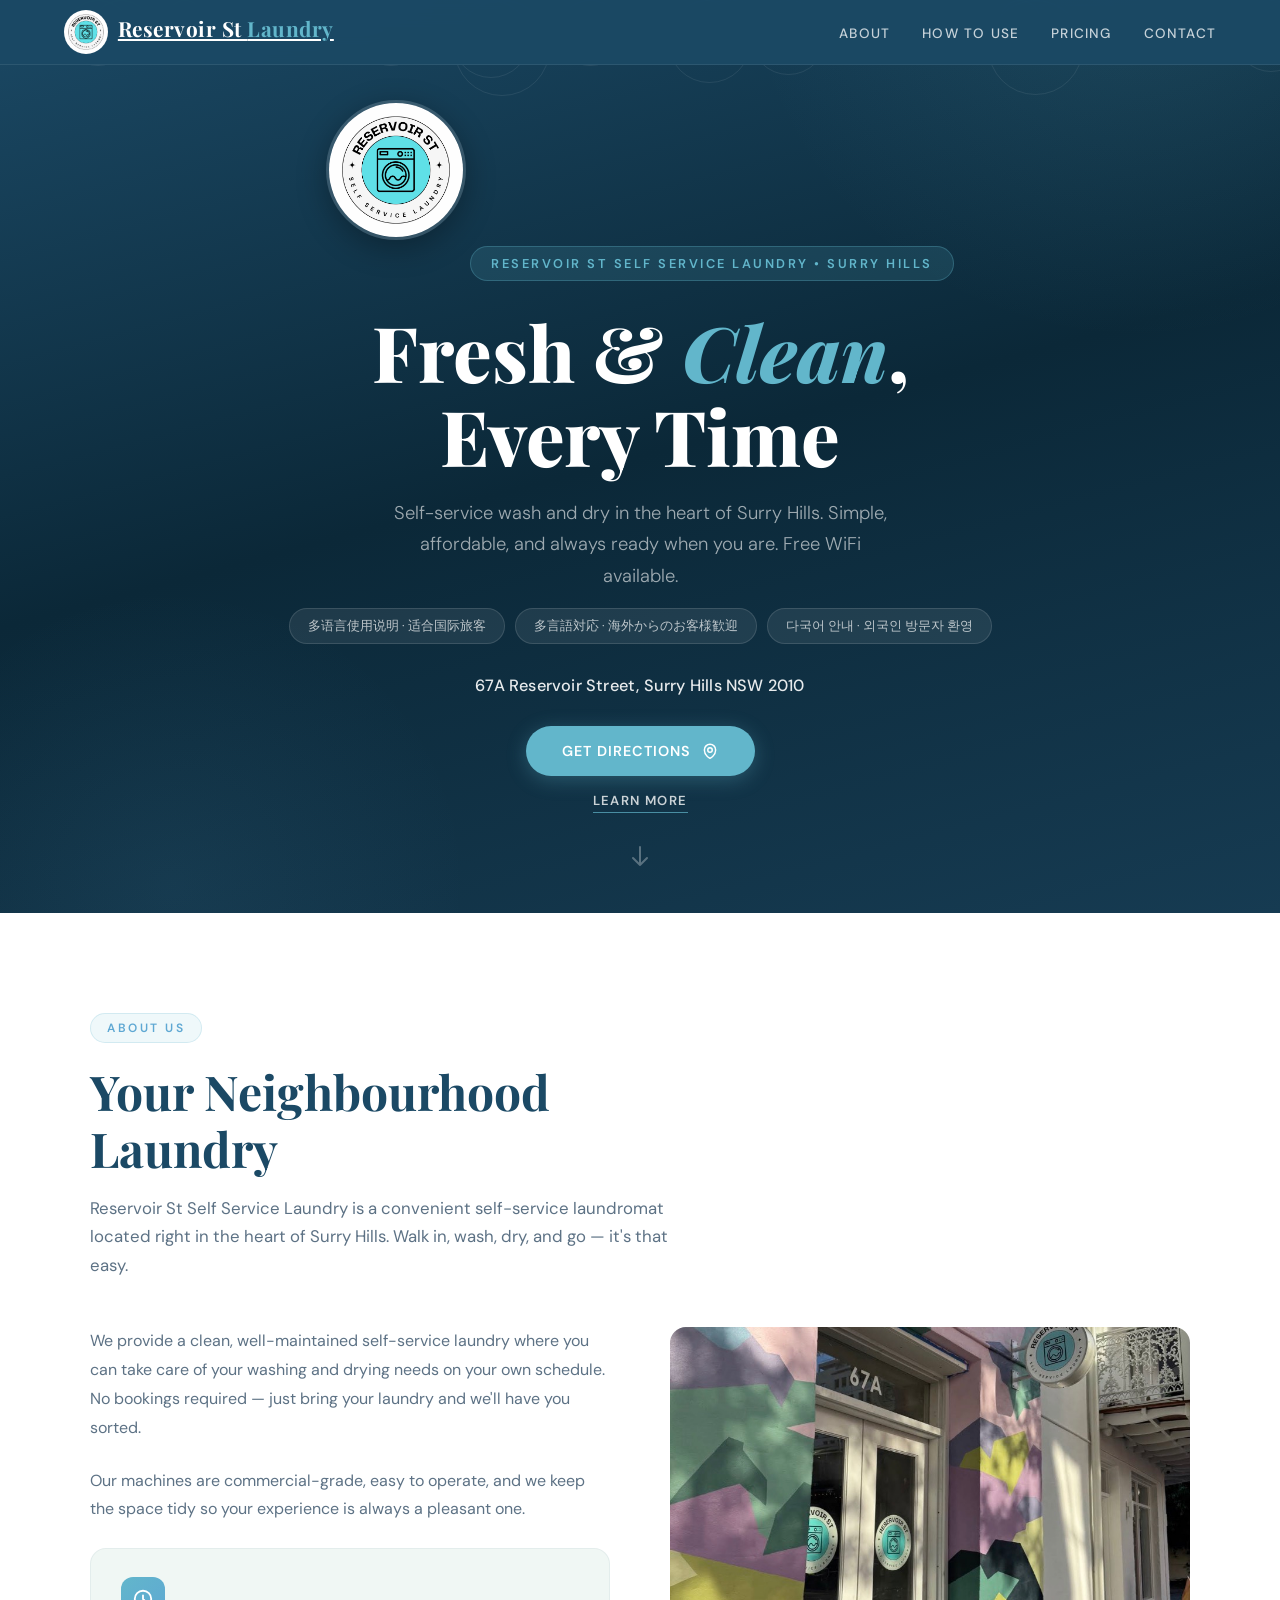
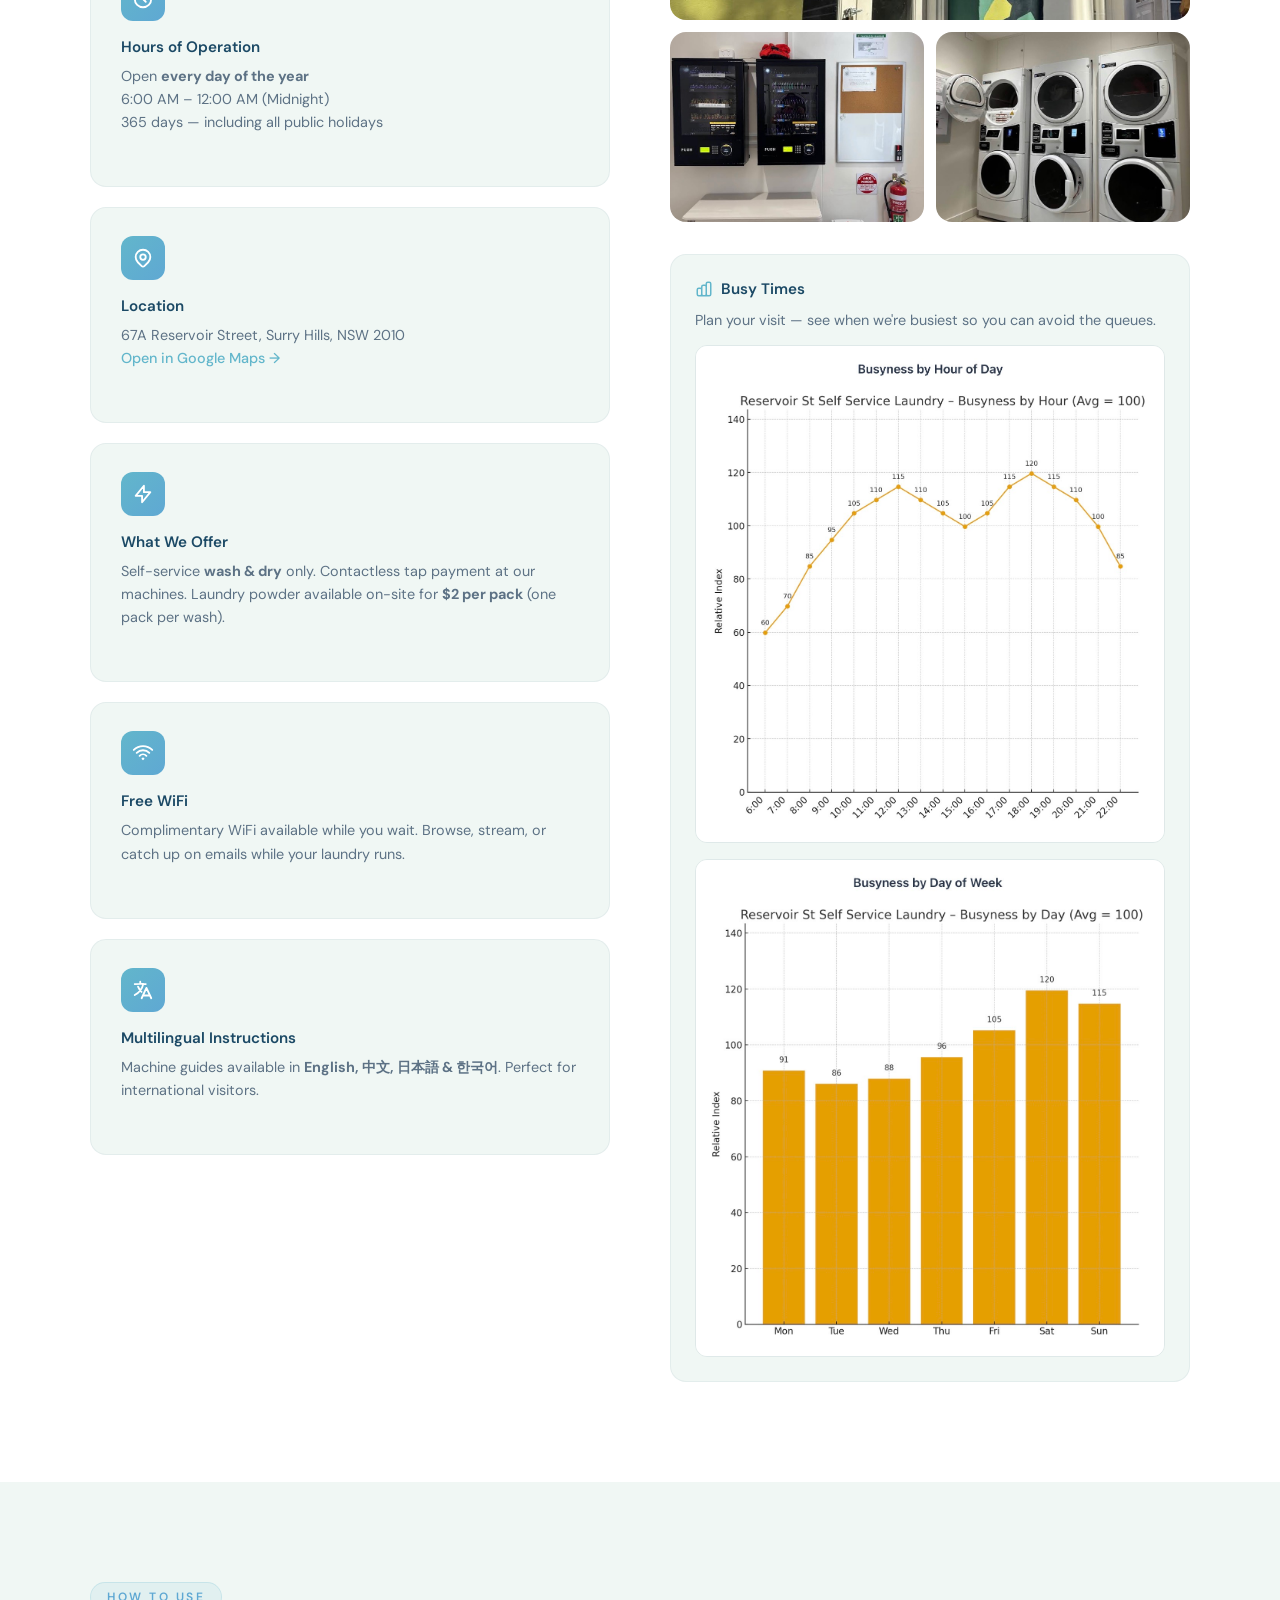
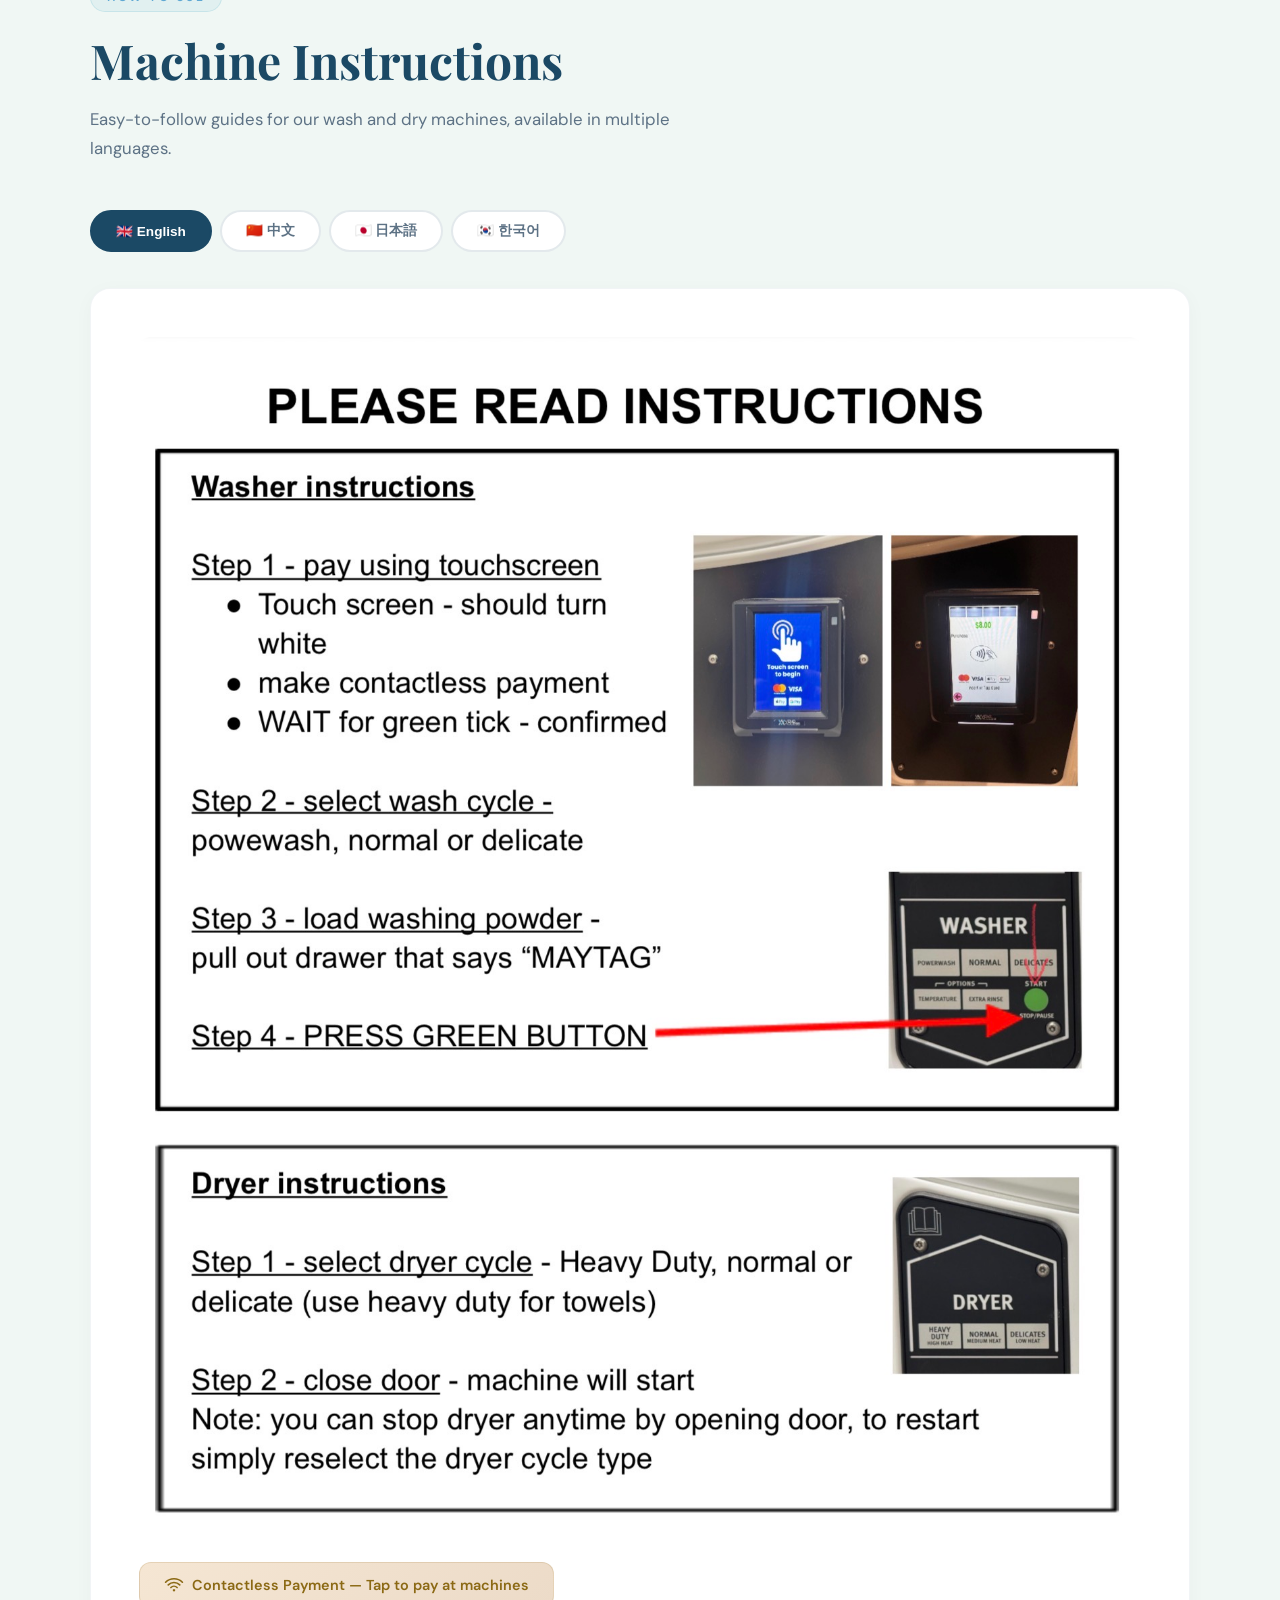
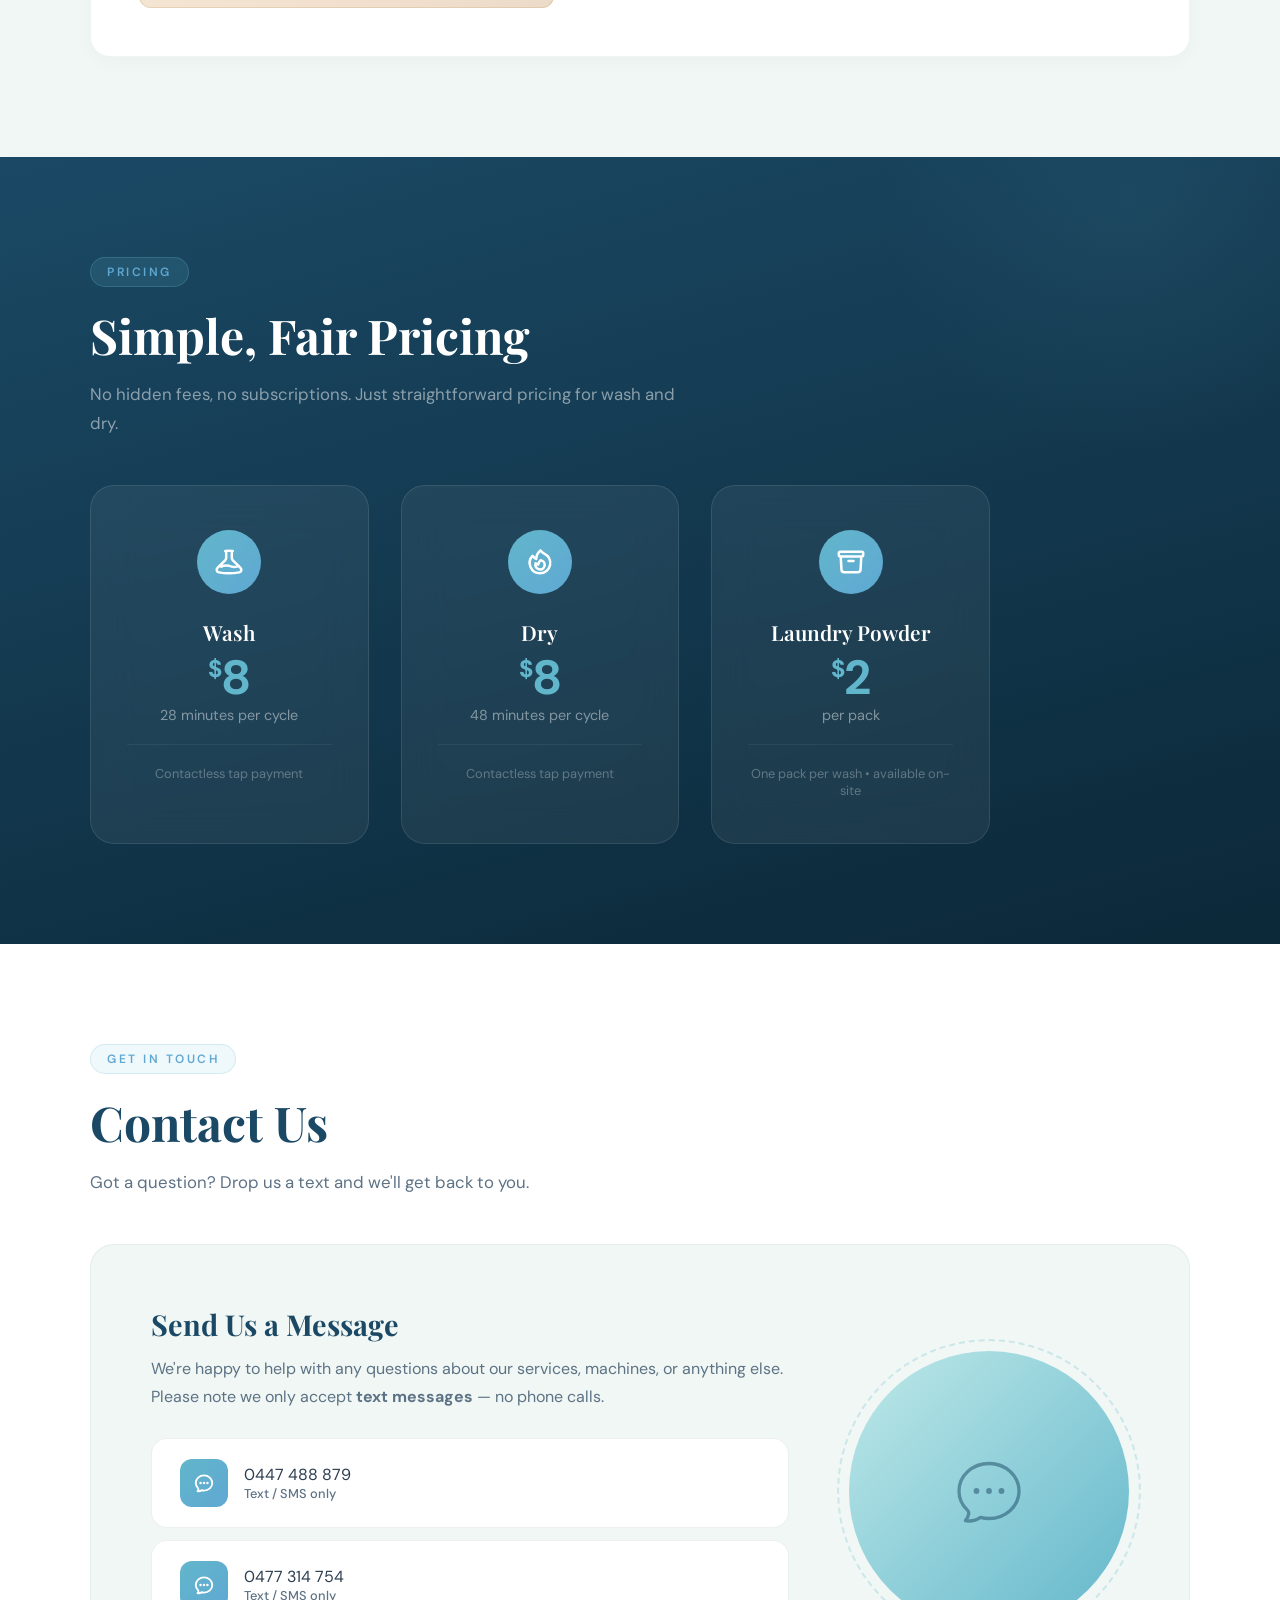
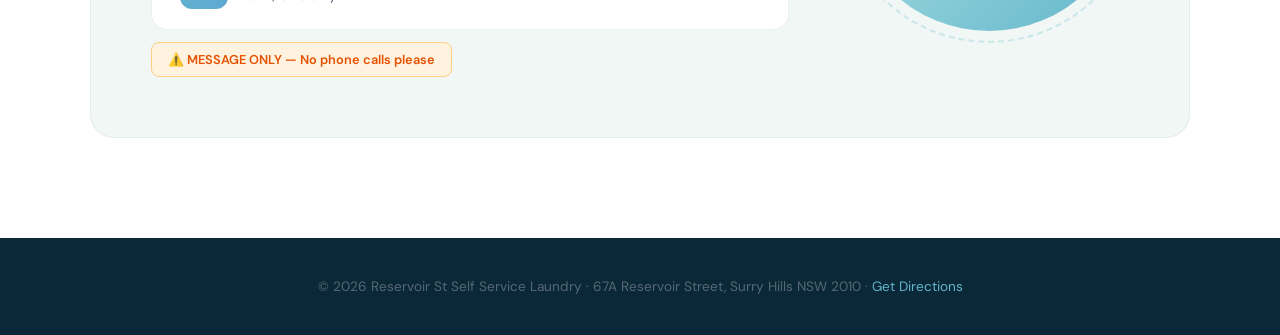
<file: index.html>
<!DOCTYPE html>

<html lang="en">
<head>
    <meta charset="UTF-8">
    <meta name="viewport" content="width=device-width, initial-scale=1.0, viewport-fit=cover">
    <title>Reservoir St Self Service Laundry | Surry Hills, Sydney</title>
    <meta name="description" content="Self-service wash and dry laundromat in Surry Hills, Sydney. Open daily 6am–midnight. $8 wash · $8 dry · contactless payment. 67A Reservoir Street.">
    <meta property="og:type" content="business.business">
    <meta property="og:title" content="Reservoir St Self Service Laundry — Surry Hills">
    <meta property="og:description" content="Open daily 6am–midnight. $8 wash, $8 dry, contactless payment. 67A Reservoir Street, Surry Hills NSW.">
    <meta property="og:url" content="https://www.reservoirlaundry.com.au/">
    <meta property="og:image" content="https://www.reservoirlaundry.com.au/IMG_7178.jpeg">
    <link rel="canonical" href="https://www.reservoirlaundry.com.au/">
    <link rel="icon" href="IMG_7178.jpeg">
    <link rel="apple-touch-icon" href="IMG_7178.jpeg">
    <link rel="preconnect" href="https://fonts.googleapis.com">
    <link rel="preconnect" href="https://fonts.gstatic.com" crossorigin>
    <link rel="stylesheet" href="https://fonts.googleapis.com/css2?family=DM+Sans:ital,opsz,wght@0,9..40,300;0,9..40,400;0,9..40,500;0,9..40,600;0,9..40,700;1,9..40,400&family=Playfair+Display:wght@400;500;600;700;800&display=swap" media="print" onload="this.media='all'">
    <noscript><link rel="stylesheet" href="https://fonts.googleapis.com/css2?family=DM+Sans:ital,opsz,wght@0,9..40,300;0,9..40,400;0,9..40,500;0,9..40,600;0,9..40,700;1,9..40,400&family=Playfair+Display:wght@400;500;600;700;800&display=swap"></noscript>
    <style>
        :root {
            --ocean: #1B4965;
            --sky: #5FA8D3;
            --foam: #BEE9E8;
            --clean: #F0F7F4;
            --crisp: #FFFFFF;
            --accent: #62B6CB;
            --dark: #0B2838;
            --text: #2C3E50;
            --text-light: #5D7285;
        }

    * {
        margin: 0;
        padding: 0;
        box-sizing: border-box;
    }

    html {
        scroll-behavior: smooth;
    }

    body {
        font-family: 'DM Sans', sans-serif;
        color: var(--text);
        background: var(--clean);
        overflow-x: hidden;
    }

    /* ─── NAVIGATION ─── */
    nav {
        position: fixed;
        top: 0;
        width: 100%;
        z-index: 1000;
        background: rgba(27, 73, 101, 0.95);
        backdrop-filter: blur(12px);
        -webkit-backdrop-filter: blur(12px);
        border-bottom: 1px solid rgba(255,255,255,0.08);
        transition: all 0.4s ease;
    }

    nav.scrolled {
        background: rgba(11, 40, 56, 0.98);
        box-shadow: 0 4px 30px rgba(0,0,0,0.15);
    }

    .nav-inner {
        max-width: 1200px;
        margin: 0 auto;
        padding: 0 24px;
        display: flex;
        justify-content: space-between;
        align-items: center;
        height: 64px;
    }

    .nav-logo {
        font-family: 'Playfair Display', serif;
        font-size: 1.3rem;
        font-weight: 700;
        color: var(--crisp);
        letter-spacing: 0.5px;
    }

    .nav-logo span {
        color: var(--accent);
    }

    .nav-links {
        display: flex;
        gap: 32px;
        list-style: none;
    }

    .nav-links a {
        color: rgba(255,255,255,0.75);
        text-decoration: none;
        font-size: 0.85rem;
        font-weight: 500;
        letter-spacing: 1.2px;
        text-transform: uppercase;
        transition: color 0.3s;
        position: relative;
    }

    .nav-links a::after {
        content: '';
        position: absolute;
        bottom: -4px;
        left: 0;
        width: 0;
        height: 2px;
        background: var(--accent);
        transition: width 0.3s;
    }

    .nav-links a:hover {
        color: var(--crisp);
    }

    .nav-links a:hover::after {
        width: 100%;
    }

    .hamburger {
        display: none;
        flex-direction: column;
        gap: 5px;
        cursor: pointer;
        padding: 8px;
    }

    .hamburger span {
        width: 24px;
        height: 2px;
        background: var(--crisp);
        transition: all 0.3s;
    }

    /* ─── HERO ─── */
    .hero {
        min-height: 100vh;
        display: flex;
        align-items: center;
        justify-content: center;
        position: relative;
        background: linear-gradient(165deg, var(--ocean) 0%, var(--dark) 50%, #163B52 100%);
        overflow: hidden;
    }

    .hero::before {
        content: '';
        position: absolute;
        top: -50%;
        right: -20%;
        width: 800px;
        height: 800px;
        border-radius: 50%;
        background: radial-gradient(circle, rgba(98, 182, 203, 0.12) 0%, transparent 70%);
        animation: float 8s ease-in-out infinite;
    }

    .hero::after {
        content: '';
        position: absolute;
        bottom: -30%;
        left: -10%;
        width: 600px;
        height: 600px;
        border-radius: 50%;
        background: radial-gradient(circle, rgba(95, 168, 211, 0.08) 0%, transparent 70%);
        animation: float 10s ease-in-out infinite reverse;
    }

    @keyframes float {
        0%, 100% { transform: translateY(0) scale(1); }
        50% { transform: translateY(-40px) scale(1.05); }
    }

    /* Bubbles decoration */
    .bubbles {
        position: absolute;
        width: 100%;
        height: 100%;
        overflow: hidden;
        pointer-events: none;
    }

    .bubble {
        position: absolute;
        border: 1px solid rgba(255,255,255,0.08);
        border-radius: 50%;
        animation: rise linear infinite;
    }

    @keyframes rise {
        0% { transform: translateY(100vh) scale(0); opacity: 0; }
        10% { opacity: 1; }
        90% { opacity: 1; }
        100% { transform: translateY(-10vh) scale(1); opacity: 0; }
    }

    .hero-content {
        text-align: center;
        position: relative;
        z-index: 2;
        padding: 0 24px;
        animation: fadeUp 1s ease-out;
    }

    @keyframes fadeUp {
        from { opacity: 0; transform: translateY(30px); }
        to { opacity: 1; transform: translateY(0); }
    }

    .hero-tag {
        display: inline-block;
        padding: 8px 20px;
        background: rgba(98, 182, 203, 0.15);
        border: 1px solid rgba(98, 182, 203, 0.3);
        border-radius: 100px;
        color: var(--accent);
        font-size: 0.8rem;
        font-weight: 600;
        letter-spacing: 2.5px;
        text-transform: uppercase;
        margin-bottom: 28px;
    }

    .hero h1 {
        font-family: 'Playfair Display', serif;
        font-size: clamp(2.8rem, 6vw, 5rem);
        font-weight: 800;
        color: var(--crisp);
        line-height: 1.1;
        margin-bottom: 20px;
    }

    .hero h1 em {
        font-style: italic;
        color: var(--accent);
    }

    .hero p {
        font-size: 1.15rem;
        color: rgba(255,255,255,0.6);
        max-width: 500px;
        margin: 0 auto 40px;
        line-height: 1.7;
        font-weight: 300;
    }

    .hero-cta {
        display: inline-flex;
        align-items: center;
        gap: 10px;
        padding: 16px 36px;
        background: var(--accent);
        color: var(--crisp);
        border: none;
        border-radius: 100px;
        font-size: 0.9rem;
        font-weight: 600;
        letter-spacing: 1px;
        text-transform: uppercase;
        text-decoration: none;
        cursor: pointer;
        transition: all 0.3s;
        box-shadow: 0 4px 20px rgba(98, 182, 203, 0.3);
    }

    .hero-cta:hover {
        background: #52a6bb;
        transform: translateY(-2px);
        box-shadow: 0 8px 30px rgba(98, 182, 203, 0.4);
    }

    .hero-cta svg {
        width: 18px;
        height: 18px;
        transition: transform 0.3s;
    }

    .hero-cta:hover svg {
        transform: translateX(4px);
    }

    .hero p.hero-lead {
        margin-bottom: 16px;
    }

    .hero p.hero-address {
        margin: 0 auto 26px;
        max-width: 440px;
        color: rgba(255,255,255,0.9);
        font-size: 1.02rem;
        font-weight: 500;
        letter-spacing: 0.2px;
    }

    .hero-actions {
        display: flex;
        flex-direction: column;
        align-items: center;
        gap: 16px;
    }

    .hero-secondary {
        color: rgba(255,255,255,0.78);
        text-decoration: none;
        font-size: 0.82rem;
        font-weight: 600;
        letter-spacing: 1.4px;
        text-transform: uppercase;
        border-bottom: 1px solid rgba(98, 182, 203, 0.7);
        padding-bottom: 3px;
        transition: color 0.3s, border-color 0.3s;
    }

    .hero-secondary:hover,
    .hero-secondary:focus-visible {
        color: var(--crisp);
        border-bottom-color: var(--crisp);
    }

    .hero-secondary:focus-visible,
    .mobile-bar a:focus-visible {
        outline: 2px solid var(--accent);
        outline-offset: 4px;
    }

    /* Directions / text bar. Hidden on desktop; fixed to the bottom on phones. */
    .mobile-bar {
        display: none;
    }

    #live-view[hidden] {
        display: none !important;
    }

    .scroll-indicator {
        position: absolute;
        bottom: 40px;
        left: 50%;
        transform: translateX(-50%);
        z-index: 2;
        animation: bounce 2s ease-in-out infinite;
    }

    @keyframes bounce {
        0%, 100% { transform: translateX(-50%) translateY(0); }
        50% { transform: translateX(-50%) translateY(10px); }
    }

    .scroll-indicator svg {
        width: 24px;
        height: 24px;
        color: rgba(255,255,255,0.3);
    }

    /* ─── SECTIONS COMMON ─── */
    section {
        padding: 100px 24px;
    }

    .section-inner {
        max-width: 1100px;
        margin: 0 auto;
    }

    .section-label {
        display: inline-block;
        padding: 6px 16px;
        background: rgba(98, 182, 203, 0.1);
        border: 1px solid rgba(98, 182, 203, 0.2);
        border-radius: 100px;
        color: var(--sky);
        font-size: 0.75rem;
        font-weight: 600;
        letter-spacing: 2.5px;
        text-transform: uppercase;
        margin-bottom: 20px;
    }

    .section-title {
        font-family: 'Playfair Display', serif;
        font-size: clamp(2rem, 4vw, 3rem);
        font-weight: 700;
        color: var(--ocean);
        line-height: 1.2;
        margin-bottom: 16px;
    }

    .section-subtitle {
        font-size: 1.05rem;
        color: var(--text-light);
        max-width: 600px;
        line-height: 1.7;
        margin-bottom: 48px;
    }

    /* ─── ABOUT US ─── */
    #about {
        background: var(--crisp);
    }

    .about-grid {
        display: grid;
        grid-template-columns: 1fr 1fr;
        gap: 60px;
        align-items: start;
        margin-top: 48px;
    }

    .about-text p {
        font-size: 1rem;
        line-height: 1.8;
        color: var(--text-light);
        margin-bottom: 24px;
    }

    .info-cards {
        display: flex;
        flex-direction: column;
        gap: 20px;
    }

    .info-card {
        padding: 28px 30px;
        background: var(--clean);
        border-radius: 16px;
        border: 1px solid rgba(27, 73, 101, 0.06);
        transition: all 0.3s;
    }

    .info-card:hover {
        transform: translateY(-3px);
        box-shadow: 0 10px 30px rgba(27, 73, 101, 0.08);
    }

    .info-card-icon {
        width: 44px;
        height: 44px;
        border-radius: 12px;
        background: linear-gradient(135deg, var(--accent), var(--sky));
        display: flex;
        align-items: center;
        justify-content: center;
        margin-bottom: 16px;
    }

    .info-card-icon svg {
        width: 22px;
        height: 22px;
        color: white;
    }

    .info-card h3 {
        font-weight: 600;
        font-size: 0.95rem;
        color: var(--ocean);
        margin-bottom: 8px;
    }

    .info-card p {
        font-size: 0.9rem;
        color: var(--text-light);
        line-height: 1.6;
    }

    .info-card a {
        color: var(--accent);
        text-decoration: none;
        font-weight: 500;
        transition: color 0.3s;
    }

    .info-card a:hover {
        color: var(--ocean);
    }

    /* Photo placeholders */
    .photo-grid {
        display: grid;
        grid-template-columns: 1fr 1fr;
        gap: 16px;
    }

    /* Busy times placeholder */
    .busy-times-box {
        margin-top: 32px;
        padding: 24px;
        background: var(--clean);
        border-radius: 16px;
        border: 1px solid rgba(27, 73, 101, 0.06);
    }

    .busy-times-box h4 {
        font-weight: 600;
        font-size: 0.95rem;
        color: var(--ocean);
        margin-bottom: 12px;
        display: flex;
        align-items: center;
        gap: 8px;
    }

    .busy-times-placeholder {
        width: 100%;
        min-height: 160px;
        background: linear-gradient(135deg, var(--foam), #e0eee6);
        border-radius: 12px;
        display: flex;
        flex-direction: column;
        align-items: center;
        justify-content: center;
        gap: 8px;
        color: var(--ocean);
        font-size: 0.8rem;
        font-weight: 500;
        opacity: 0.7;
        border: 2px dashed rgba(27,73,101,0.15);
    }

    /* ─── INSTRUCTIONS ─── */
    #instructions {
        background: var(--clean);
    }

    .lang-tabs {
        display: flex;
        gap: 8px;
        margin-bottom: 36px;
        flex-wrap: wrap;
    }

    .lang-tab {
        padding: 10px 24px;
        border: 2px solid rgba(27, 73, 101, 0.12);
        background: var(--crisp);
        border-radius: 100px;
        font-size: 0.85rem;
        font-weight: 600;
        color: var(--text-light);
        cursor: pointer;
        transition: all 0.3s;
    }

    .lang-tab:hover, .lang-tab.active {
        background: var(--ocean);
        border-color: var(--ocean);
        color: var(--crisp);
    }

    .instruction-content {
        background: var(--crisp);
        border-radius: 20px;
        padding: 48px;
        border: 1px solid rgba(27, 73, 101, 0.06);
        box-shadow: 0 4px 20px rgba(0,0,0,0.03);
    }

    .cash-badge {
        display: inline-flex;
        align-items: center;
        gap: 8px;
        padding: 12px 24px;
        background: linear-gradient(135deg, #f5e6d3, #ecdbc8);
        border-radius: 12px;
        color: #8B6914;
        font-weight: 600;
        font-size: 0.9rem;
        margin-top: 24px;
        border: 1px solid rgba(139, 105, 20, 0.15);
    }

    .cash-badge svg {
        width: 20px;
        height: 20px;
    }

    /* ─── PRICING ─── */
    #pricing {
        background: linear-gradient(165deg, var(--ocean) 0%, var(--dark) 100%);
        position: relative;
        overflow: hidden;
    }

    #pricing::before {
        content: '';
        position: absolute;
        top: -200px;
        right: -100px;
        width: 500px;
        height: 500px;
        border-radius: 50%;
        background: radial-gradient(circle, rgba(98, 182, 203, 0.08) 0%, transparent 70%);
    }

    #pricing .section-label {
        background: rgba(98, 182, 203, 0.15);
        border-color: rgba(98, 182, 203, 0.25);
    }

    #pricing .section-title {
        color: var(--crisp);
    }

    #pricing .section-subtitle {
        color: rgba(255,255,255,0.5);
    }

    .pricing-grid {
        display: grid;
        grid-template-columns: 1fr 1fr;
        gap: 32px;
        max-width: 700px;
        position: relative;
        z-index: 1;
    }

    .price-card {
        background: rgba(255,255,255,0.06);
        backdrop-filter: blur(20px);
        border: 1px solid rgba(255,255,255,0.1);
        border-radius: 24px;
        padding: 44px 36px;
        text-align: center;
        transition: all 0.4s;
    }

    .price-card:hover {
        background: rgba(255,255,255,0.1);
        transform: translateY(-5px);
        box-shadow: 0 20px 40px rgba(0,0,0,0.2);
    }

    .price-icon {
        width: 64px;
        height: 64px;
        border-radius: 50%;
        background: linear-gradient(135deg, var(--accent), var(--sky));
        display: flex;
        align-items: center;
        justify-content: center;
        margin: 0 auto 24px;
    }

    .price-icon svg {
        width: 30px;
        height: 30px;
        color: white;
    }

    .price-card h3 {
        font-family: 'Playfair Display', serif;
        font-size: 1.3rem;
        font-weight: 600;
        color: var(--crisp);
        margin-bottom: 8px;
    }

    .price-amount {
        font-size: 3rem;
        font-weight: 700;
        color: var(--accent);
        line-height: 1;
        margin-bottom: 4px;
    }

    .price-amount sup {
        font-size: 1.5rem;
        vertical-align: super;
    }

    .price-duration {
        font-size: 0.9rem;
        color: rgba(255,255,255,0.45);
        margin-bottom: 20px;
    }

    .price-note {
        font-size: 0.8rem;
        color: rgba(255,255,255,0.3);
        padding-top: 20px;
        border-top: 1px solid rgba(255,255,255,0.06);
    }

    /* ─── CONTACT ─── */
    #contact {
        background: var(--crisp);
    }

    .contact-box {
        background: var(--clean);
        border-radius: 24px;
        padding: 60px;
        display: flex;
        align-items: center;
        gap: 60px;
        border: 1px solid rgba(27, 73, 101, 0.06);
    }

    .contact-info {
        flex: 1;
    }

    .contact-info h3 {
        font-family: 'Playfair Display', serif;
        font-size: 1.8rem;
        font-weight: 700;
        color: var(--ocean);
        margin-bottom: 12px;
    }

    .contact-info p {
        font-size: 1rem;
        color: var(--text-light);
        line-height: 1.7;
        margin-bottom: 28px;
    }

    .contact-phone {
        display: flex;
        align-items: center;
        gap: 16px;
        padding: 20px 28px;
        background: var(--crisp);
        border-radius: 16px;
        border: 1px solid rgba(27, 73, 101, 0.08);
        margin-bottom: 12px;
    }

    .contact-phone-icon {
        width: 48px;
        height: 48px;
        border-radius: 12px;
        background: linear-gradient(135deg, var(--accent), var(--sky));
        display: flex;
        align-items: center;
        justify-content: center;
        flex-shrink: 0;
    }

    .contact-phone-icon svg {
        width: 22px;
        height: 22px;
        color: white;
    }

    .contact-phone-text {
        display: flex;
        flex-direction: column;
    }

    .contact-phone-text span {
        font-size: 1.2rem;
        font-weight: 700;
        color: var(--ocean);
        letter-spacing: 1px;
    }

    .contact-phone-text small {
        font-size: 0.8rem;
        color: var(--text-light);
        font-weight: 500;
    }

    .message-only-badge {
        display: inline-flex;
        align-items: center;
        gap: 6px;
        padding: 8px 16px;
        background: #FFF3E0;
        border: 1px solid #FFCC80;
        border-radius: 8px;
        color: #E65100;
        font-size: 0.8rem;
        font-weight: 600;
    }

    .contact-visual {
        flex: 0 0 280px;
        height: 280px;
        background: linear-gradient(135deg, var(--foam), var(--accent));
        border-radius: 50%;
        display: flex;
        align-items: center;
        justify-content: center;
        position: relative;
    }

    .contact-visual::before {
        content: '';
        position: absolute;
        inset: -12px;
        border-radius: 50%;
        border: 2px dashed rgba(98, 182, 203, 0.25);
        animation: spin 20s linear infinite;
    }

    @keyframes spin {
        to { transform: rotate(360deg); }
    }

    .contact-visual svg {
        width: 80px;
        height: 80px;
        color: var(--ocean);
        opacity: 0.5;
    }

    /* ─── FOOTER ─── */
    footer {
        background: var(--dark);
        padding: 40px 24px;
        text-align: center;
    }

    footer p {
        color: rgba(255,255,255,0.3);
        font-size: 0.85rem;
    }

    footer a {
        color: var(--accent);
        text-decoration: none;
    }

    /* ─── MOBILE ─── */
    @media (max-width: 768px) {
        .hamburger {
            display: flex;
        }

        .nav-links {
            display: none;
            position: absolute;
            top: 64px;
            left: 0;
            right: 0;
            background: rgba(11, 40, 56, 0.98);
            flex-direction: column;
            padding: 20px 24px;
            gap: 16px;
        }

        .nav-links.open {
            display: flex;
        }

        .about-grid {
            grid-template-columns: 1fr;
            gap: 40px;
        }

        .pricing-grid {
            grid-template-columns: 1fr !important;
        }

        .contact-box {
            flex-direction: column;
            padding: 40px 28px;
            text-align: center;
        }

        .contact-visual {
            flex: none;
            width: 200px;
            height: 200px;
            order: -1;
        }

        .instruction-content {
            padding: 28px;
        }

        .photo-grid {
            grid-template-columns: 1fr;
        }

        .mobile-bar {
            display: flex;
            position: fixed;
            left: 0;
            right: 0;
            bottom: 0;
            z-index: 1100;
            gap: 10px;
            padding: 10px 14px calc(10px + env(safe-area-inset-bottom));
            background: rgba(11, 40, 56, 0.98);
            backdrop-filter: blur(12px);
            -webkit-backdrop-filter: blur(12px);
            border-top: 1px solid rgba(255,255,255,0.08);
            box-shadow: 0 -4px 24px rgba(0,0,0,0.18);
        }

        .mobile-bar a {
            flex: 1;
            display: flex;
            align-items: center;
            justify-content: center;
            min-height: 48px;
            padding: 12px 8px;
            border-radius: 100px;
            text-decoration: none;
            font-size: 0.8rem;
            font-weight: 600;
            letter-spacing: 0.6px;
            text-transform: uppercase;
            text-align: center;
            touch-action: manipulation;
        }

        .mobile-bar-primary {
            background: var(--accent);
            color: var(--crisp);
            box-shadow: 0 4px 16px rgba(98, 182, 203, 0.28);
        }

        .mobile-bar-secondary {
            background: transparent;
            color: var(--crisp);
            border: 1px solid rgba(255,255,255,0.28);
        }

        .hero {
            padding-top: 84px;
        }

        .hero-tag {
            margin-bottom: 18px;
        }

        body {
            padding-bottom: calc(69px + env(safe-area-inset-bottom));
        }

        html {
            scroll-padding-bottom: calc(80px + env(safe-area-inset-bottom));
        }

        .scroll-indicator {
            display: none;
        }
    }

    /* ─── TRANSLATED INSTRUCTIONS ─── */
    .translated-instructions h3 {
        font-family: 'Playfair Display', serif;
        font-size: 1.5rem;
        font-weight: 700;
        color: var(--ocean);
        margin-bottom: 32px;
        text-align: center;
    }

    .instr-block {
        margin-bottom: 36px;
        padding-bottom: 36px;
        border-bottom: 1px solid rgba(27, 73, 101, 0.08);
    }

    .instr-block:last-child {
        border-bottom: none;
        margin-bottom: 0;
        padding-bottom: 0;
    }

    .instr-block h4 {
        font-family: 'Playfair Display', serif;
        font-size: 1.2rem;
        font-weight: 600;
        color: var(--ocean);
        margin-bottom: 20px;
        padding-bottom: 12px;
        border-bottom: 2px solid var(--accent);
        display: inline-block;
    }

    .instr-step {
        display: flex;
        gap: 16px;
        align-items: flex-start;
        margin-bottom: 16px;
        padding: 16px 20px;
        background: var(--clean);
        border-radius: 12px;
        line-height: 1.7;
        font-size: 0.95rem;
        color: var(--text);
    }

    .instr-step.highlight {
        background: linear-gradient(135deg, #e8f5e9, #c8e6c9);
        border: 1px solid rgba(76, 175, 80, 0.2);
    }

    .instr-step.highlight strong {
        color: #2E7D32;
    }

    .step-num {
        flex-shrink: 0;
        width: 32px;
        height: 32px;
        border-radius: 50%;
        background: var(--ocean);
        color: white;
        display: flex;
        align-items: center;
        justify-content: center;
        font-weight: 700;
        font-size: 0.85rem;
        margin-top: 2px;
    }

    .instr-step ul {
        list-style: none;
        padding: 0;
        margin-top: 6px;
    }

    .instr-step ul li {
        padding-left: 16px;
        position: relative;
        margin-bottom: 4px;
    }

    .instr-step ul li::before {
        content: '•';
        position: absolute;
        left: 0;
        color: var(--accent);
        font-weight: bold;
    }

    .instr-step em {
        color: var(--text-light);
        font-size: 0.88rem;
    }

    /* ─── SCROLL ANIMATIONS ─── */
    .reveal {
        opacity: 0;
        transform: translateY(30px);
        transition: all 0.8s cubic-bezier(0.16, 1, 0.3, 1);
    }

    .reveal.visible {
        opacity: 1;
        transform: translateY(0);
    }

    @media (prefers-reduced-motion: reduce) {
        *, *::before, *::after {
            animation-duration: 0.01ms !important;
            animation-iteration-count: 1 !important;
            transition-duration: 0.01ms !important;
        }
    }
</style>
<noscript><style>.reveal { opacity: 1; transform: none; }</style></noscript>
<script type="application/ld+json">
{
  "@context": "https://schema.org",
  "@type": "LaundryOrDryCleaning",
  "name": "Reservoir St Self Service Laundry",
  "url": "https://www.reservoirlaundry.com.au/",
  "telephone": "+61447488879",
  "address": {
    "@type": "PostalAddress",
    "streetAddress": "67A Reservoir Street",
    "addressLocality": "Surry Hills",
    "addressRegion": "NSW",
    "postalCode": "2010",
    "addressCountry": "AU"
  },
  "openingHoursSpecification": [{
    "@type": "OpeningHoursSpecification",
    "dayOfWeek": ["Monday","Tuesday","Wednesday","Thursday","Friday","Saturday","Sunday"],
    "opens": "06:00",
    "closes": "00:00"
  }],
  "priceRange": "$$",
  "currenciesAccepted": "AUD",
  "paymentAccepted": "Contactless card"
}
</script>

</head>
<body>

<!-- Navigation -->
<nav id="navbar" aria-label="Main navigation">
    <div class="nav-inner">
        <a href="/" class="nav-logo" aria-label="Reservoir St Laundry — home"><img src="IMG_7178.jpeg" alt="Reservoir St Self Service Laundry Logo" style="height:44px; width:auto; margin-right:10px; vertical-align:middle; border-radius:50%;">Reservoir St <span>Laundry</span></a>
        <ul class="nav-links" id="navLinks">
            <li><a href="#about">About</a></li>
            <li><a href="#instructions">How To Use</a></li>
            <li><a href="#pricing">Pricing</a></li>
            <li><a href="#contact">Contact</a></li>
        </ul>
        <button class="hamburger" id="hamburger" onclick="toggleNav()" aria-label="Open navigation menu" aria-expanded="false" type="button">
            <span></span><span></span><span></span>
        </button>
    </div>
</nav>

<!-- Hero -->
<section class="hero">
    <div class="bubbles" id="bubbles"></div>
    <div class="hero-content">
        <img src="IMG_7178.jpeg" alt="Reservoir St Self Service Laundry" style="width:140px; height:140px; border-radius:50%; margin-bottom:28px; box-shadow: 0 8px 30px rgba(0,0,0,0.3); border: 3px solid rgba(255,255,255,0.15);">
        <div class="hero-tag">Reservoir St Self Service Laundry • Surry Hills</div>
        <h1>Fresh &amp; <em>Clean</em>,<br>Every Time</h1>
        <p class="hero-lead">Self-service wash and dry in the heart of Surry Hills. Simple, affordable, and always ready when you are. Free WiFi available.</p>
        <div style="display:flex; flex-wrap:wrap; justify-content:center; gap:10px; margin-bottom:28px;">
            <span style="padding:8px 18px; background:rgba(255,255,255,0.08); border:1px solid rgba(255,255,255,0.12); border-radius:100px; font-size:0.8rem; color:rgba(255,255,255,0.7);">多语言使用说明 · 适合国际旅客</span>
            <span style="padding:8px 18px; background:rgba(255,255,255,0.08); border:1px solid rgba(255,255,255,0.12); border-radius:100px; font-size:0.8rem; color:rgba(255,255,255,0.7);">多言語対応 · 海外からのお客様歓迎</span>
            <span style="padding:8px 18px; background:rgba(255,255,255,0.08); border:1px solid rgba(255,255,255,0.12); border-radius:100px; font-size:0.8rem; color:rgba(255,255,255,0.7);">다국어 안내 · 외국인 방문자 환영</span>
        </div>
        <p class="hero-address">67A Reservoir Street, Surry Hills NSW 2010</p>
        <div class="hero-actions">
            <a href="https://maps.app.goo.gl/hxygq5tBSLVebkU29?g_st=com.google.maps.preview.copy" class="hero-cta" target="_blank" rel="noopener noreferrer" data-track="get_directions">
                Get Directions
                <svg xmlns="http://www.w3.org/2000/svg" fill="none" viewBox="0 0 24 24" stroke="currentColor" stroke-width="2" aria-hidden="true"><path stroke-linecap="round" stroke-linejoin="round" d="M15 10.5a3 3 0 11-6 0 3 3 0 016 0z"/><path stroke-linecap="round" stroke-linejoin="round" d="M19.5 10.5c0 7.142-7.5 11.25-7.5 11.25S4.5 17.642 4.5 10.5a7.5 7.5 0 1115 0z"/></svg>
            </a>
            <a href="#about" class="hero-secondary">Learn more</a>
        </div>
    </div>
    <div class="scroll-indicator" aria-hidden="true">
        <svg xmlns="http://www.w3.org/2000/svg" fill="none" viewBox="0 0 24 24" stroke="currentColor" stroke-width="2"><path stroke-linecap="round" stroke-linejoin="round" d="M19 14l-7 7m0 0l-7-7m7 7V3"/></svg>
    </div>
</section>

<!-- About Us -->
<section id="about">
    <div class="section-inner">
        <div class="section-label reveal">About Us</div>
        <h2 class="section-title reveal">Your Neighbourhood<br>Laundry</h2>
        <p class="section-subtitle reveal">Reservoir St Self Service Laundry is a convenient self-service laundromat located right in the heart of Surry Hills. Walk in, wash, dry, and go — it's that easy.</p>

        <div class="about-grid">
            <div class="about-text">
                <p class="reveal">We provide a clean, well-maintained self-service laundry where you can take care of your washing and drying needs on your own schedule. No bookings required — just bring your laundry and we'll have you sorted.</p>
                <p class="reveal">Our machines are commercial-grade, easy to operate, and we keep the space tidy so your experience is always a pleasant one.</p>

                <div class="info-cards">
                    <div class="info-card reveal">
                        <div class="info-card-icon">
                            <svg xmlns="http://www.w3.org/2000/svg" fill="none" viewBox="0 0 24 24" stroke="currentColor" stroke-width="2"><path stroke-linecap="round" stroke-linejoin="round" d="M12 8v4l3 3m6-3a9 9 0 11-18 0 9 9 0 0118 0z"/></svg>
                        </div>
                        <h3>Hours of Operation</h3>
                        <p>Open <strong>every day of the year</strong><br>6:00 AM – 12:00 AM (Midnight)<br>365 days — including all public holidays</p>
                    </div>

                    <div class="info-card reveal">
                        <div class="info-card-icon">
                            <svg xmlns="http://www.w3.org/2000/svg" fill="none" viewBox="0 0 24 24" stroke="currentColor" stroke-width="2"><path stroke-linecap="round" stroke-linejoin="round" d="M17.657 16.657L13.414 20.9a1.998 1.998 0 01-2.827 0l-4.244-4.243a8 8 0 1111.314 0z"/><path stroke-linecap="round" stroke-linejoin="round" d="M15 11a3 3 0 11-6 0 3 3 0 016 0z"/></svg>
                        </div>
                        <h3>Location</h3>
                        <p>67A Reservoir Street, Surry Hills, NSW 2010<br><a href="https://maps.app.goo.gl/hxygq5tBSLVebkU29?g_st=com.google.maps.preview.copy" target="_blank" rel="noopener" data-track="get_directions">Open in Google Maps →</a></p>
                    </div>

                    <div class="info-card reveal">
                        <div class="info-card-icon">
                            <svg xmlns="http://www.w3.org/2000/svg" fill="none" viewBox="0 0 24 24" stroke="currentColor" stroke-width="2"><path stroke-linecap="round" stroke-linejoin="round" d="M13 10V3L4 14h7v7l9-11h-7z"/></svg>
                        </div>
                        <h3>What We Offer</h3>
                        <p>Self-service <strong>wash &amp; dry</strong> only. Contactless tap payment at our machines. Laundry powder available on-site for <strong>$2 per pack</strong> (one pack per wash).</p>
                    </div>

                    <div class="info-card reveal">
                        <div class="info-card-icon">
                            <svg xmlns="http://www.w3.org/2000/svg" fill="none" viewBox="0 0 24 24" stroke="currentColor" stroke-width="2"><path stroke-linecap="round" stroke-linejoin="round" d="M8.288 15.038a5.25 5.25 0 017.424 0M5.106 11.856c3.807-3.808 9.98-3.808 13.788 0M1.924 8.674c5.565-5.565 14.587-5.565 20.152 0M12.53 18.22l-.53.53-.53-.53a.75.75 0 011.06 0z"/></svg>
                        </div>
                        <h3>Free WiFi</h3>
                        <p>Complimentary WiFi available while you wait. Browse, stream, or catch up on emails while your laundry runs.</p>
                    </div>

                    <div class="info-card reveal">
                        <div class="info-card-icon">
                            <svg xmlns="http://www.w3.org/2000/svg" fill="none" viewBox="0 0 24 24" stroke="currentColor" stroke-width="2"><path stroke-linecap="round" stroke-linejoin="round" d="M10.5 21l5.25-11.25L21 21m-9-3h7.5M3 5.621a48.474 48.474 0 016-.371m0 0c1.12 0 2.233.038 3.334.114M9 5.25V3m3.334 2.364C11.176 10.658 7.69 15.08 3 17.502m9.334-12.138c.896.061 1.785.147 2.666.257m-4.589 8.495a18.023 18.023 0 01-3.827-5.802"/></svg>
                        </div>
                        <h3>Multilingual Instructions</h3>
                        <p>Machine guides available in <strong>English, 中文, 日本語 &amp; 한국어</strong>. Perfect for international visitors.</p>
                    </div>
                </div>
            </div>

            <div>
                <!-- Photo placeholders for user to replace -->
                <div class="photo-grid reveal" style="gap:12px;">
                    <img src="IMG_7187.jpeg" alt="Reservoir St Self Service Laundry - Storefront" loading="lazy" style="grid-column:1/-1; width:100%; border-radius:16px; object-fit:cover; aspect-ratio:16/9;">
                    <img src="IMG_7185.jpeg" alt="Laundry powder and snack vending machines" loading="lazy" style="width:100%; border-radius:16px; object-fit:cover; aspect-ratio:4/3;">
                    <img src="IMG_7186.jpeg" alt="Inside the laundry - machines and facilities" loading="lazy" style="width:100%; border-radius:16px; object-fit:cover; aspect-ratio:4/3;">
                </div>

                <!-- Live View stays hidden until the camera script confirms the feed is playing. -->
                <div id="live-view" class="busy-times-box" style="margin-top:32px" hidden>
                    <h4>
                        <svg xmlns="http://www.w3.org/2000/svg" width="18" height="18" fill="none" viewBox="0 0 24 24" stroke="var(--accent)" stroke-width="2"><path stroke-linecap="round" stroke-linejoin="round" d="M15 10l4.553-2.069A1 1 0 0121 8.82v6.36a1 1 0 01-1.447.894L15 14M3 8a2 2 0 012-2h8a2 2 0 012 2v8a2 2 0 01-2 2H5a2 2 0 01-2-2V8z"/></svg>
                        Live View
                        <span id="live-badge" style="display:none;margin-left:4px;background:#e74c3c;color:#fff;font-size:0.62rem;font-weight:700;letter-spacing:.8px;padding:2px 7px;border-radius:100px">● LIVE</span>
                    </h4>
                    <p style="font-size:0.9rem;color:var(--text-light);margin-bottom:14px">See what's happening in the laundry right now.</p>
                    <div style="position:relative;border-radius:12px;overflow:hidden;background:#111;aspect-ratio:16/9">
                        <video id="laundry-cam" muted autoplay playsinline aria-label="Live view of the laundry" style="width:100%;height:100%;object-fit:cover;display:block"></video>
                        <div id="cam-offline" style="position:absolute;inset:0;display:flex;flex-direction:column;align-items:center;justify-content:center;color:#aaa;font-size:0.85rem;gap:8px">
                            <svg xmlns="http://www.w3.org/2000/svg" width="32" height="32" fill="none" viewBox="0 0 24 24" stroke="#555" stroke-width="1.5"><path stroke-linecap="round" stroke-linejoin="round" d="M15 10l4.553-2.069A1 1 0 0121 8.82v6.36a1 1 0 01-1.447.894L15 14M3 8a2 2 0 012-2h8a2 2 0 012 2v8a2 2 0 01-2 2H5a2 2 0 01-2-2V8z"/><path stroke-linecap="round" stroke-linejoin="round" d="M3 3l18 18" stroke="#e74c3c"/></svg>
                            Camera offline
                        </div>
                    </div>
                    <p style="font-size:0.72rem;color:#aaa;margin-top:8px;text-align:center">Live feed — refreshes automatically</p>
                </div>

                <!-- Busy times placeholder -->
                <div class="busy-times-box reveal">
                    <h4>
                        <svg xmlns="http://www.w3.org/2000/svg" width="18" height="18" fill="none" viewBox="0 0 24 24" stroke="var(--accent)" stroke-width="2"><path stroke-linecap="round" stroke-linejoin="round" d="M9 19v-6a2 2 0 00-2-2H5a2 2 0 00-2 2v6a2 2 0 002 2h2a2 2 0 002-2zm0 0V9a2 2 0 012-2h2a2 2 0 012 2v10m-6 0a2 2 0 002 2h2a2 2 0 002-2m0 0V5a2 2 0 012-2h2a2 2 0 012 2v14a2 2 0 01-2 2h-2a2 2 0 01-2-2z"/></svg>
                        Busy Times
                    </h4>
                    <p style="font-size:0.9rem; color:var(--text-light); margin-bottom:16px;">Plan your visit — see when we're busiest so you can avoid the queues.</p>
                    <div style="display:flex; flex-direction:column; gap:16px;">
                        <img src="IMG_7180.jpeg" alt="Busyness by Hour of Day" loading="lazy" style="width:100%; border-radius:12px; border:1px solid rgba(27,73,101,0.08);">
                        <img src="IMG_7179.jpeg" alt="Busyness by Day of Week" loading="lazy" style="width:100%; border-radius:12px; border:1px solid rgba(27,73,101,0.08);">
                    </div>
                </div>
            </div>
        </div>
    </div>
</section>

<!-- Instructions -->
<section id="instructions">
    <div class="section-inner">
        <div class="section-label reveal">How To Use</div>
        <h2 class="section-title reveal">Machine Instructions</h2>
        <p class="section-subtitle reveal">Easy-to-follow guides for our wash and dry machines, available in multiple languages.</p>

        <div class="lang-tabs reveal" role="tablist" aria-label="Language selector">
            <button class="lang-tab active" onclick="switchLang(this, 'en')" role="tab" aria-selected="true" aria-controls="lang-en">🇬🇧 English</button>
            <button class="lang-tab" onclick="switchLang(this, 'zh')" role="tab" aria-selected="false" aria-controls="lang-zh">🇨🇳 中文</button>
            <button class="lang-tab" onclick="switchLang(this, 'ja')" role="tab" aria-selected="false" aria-controls="lang-ja">🇯🇵 日本語</button>
            <button class="lang-tab" onclick="switchLang(this, 'ko')" role="tab" aria-selected="false" aria-controls="lang-ko">🇰🇷 한국어</button>
        </div>

        <div class="instruction-content reveal">
            <div id="lang-en" class="lang-content" style="display: block;">
                <img src="IMG_7177.jpeg" alt="Washer and Dryer Instructions in English" style="width:100%; border-radius:12px;">
            </div>
            <div id="lang-zh" class="lang-content" lang="zh" style="display: none;">
                <div class="translated-instructions">
                    <h3>请阅读使用说明</h3>

                    <div class="instr-block">
                        <h4>洗衣机使用说明</h4>
                        <div class="instr-step">
                            <div class="step-num">1</div>
                            <div>
                                <strong>使用触摸屏付款</strong>
                                <ul>
                                    <li>触摸屏幕 — 屏幕会变白</li>
                                    <li>进行非接触式付款（感应支付）</li>
                                    <li>等待绿色勾号 — 确认付款成功</li>
                                </ul>
                            </div>
                        </div>
                        <div class="instr-step">
                            <div class="step-num">2</div>
                            <div><strong>选择洗涤模式</strong> — 强力洗（Powerwash）、普通洗（Normal）或 轻柔洗（Delicate）</div>
                        </div>
                        <div class="instr-step">
                            <div class="step-num">3</div>
                            <div><strong>加入洗衣粉</strong> — 拉出标有 "MAYTAG" 的抽屉</div>
                        </div>
                        <div class="instr-step highlight">
                            <div class="step-num">4</div>
                            <div><strong>按下绿色按钮 开始洗涤</strong></div>
                        </div>
                    </div>

                    <div class="instr-block">
                        <h4>烘干机使用说明</h4>
                        <div class="instr-step">
                            <div class="step-num">1</div>
                            <div><strong>选择烘干模式</strong> — 强力烘干（Heavy Duty）、普通烘干（Normal）或 轻柔烘干（Delicate）<br><em>毛巾请使用强力烘干模式</em></div>
                        </div>
                        <div class="instr-step">
                            <div class="step-num">2</div>
                            <div><strong>关上门</strong> — 机器会自动启动<br><em>注意：您可以随时打开门来停止烘干机。如需重新启动，只需重新选择烘干模式即可。</em></div>
                        </div>
                    </div>
                </div>
            </div>
            <div id="lang-ja" class="lang-content" lang="ja" style="display: none;">
                <div class="translated-instructions">
                    <h3>ご利用案内をお読みください</h3>

                    <div class="instr-block">
                        <h4>洗濯機の使い方</h4>
                        <div class="instr-step">
                            <div class="step-num">1</div>
                            <div>
                                <strong>タッチスクリーンでお支払い</strong>
                                <ul>
                                    <li>画面をタッチ — 画面が白くなります</li>
                                    <li>非接触型決済（タッチ決済）でお支払い</li>
                                    <li>緑のチェックマークが表示されるまでお待ちください — 支払い確認完了</li>
                                </ul>
                            </div>
                        </div>
                        <div class="instr-step">
                            <div class="step-num">2</div>
                            <div><strong>洗濯コースを選択</strong> — パワーウォッシュ（Powerwash）、通常（Normal）、またはデリケート（Delicate）</div>
                        </div>
                        <div class="instr-step">
                            <div class="step-num">3</div>
                            <div><strong>洗剤を入れる</strong> — 「MAYTAG」と書かれた引き出しを引き出してください</div>
                        </div>
                        <div class="instr-step highlight">
                            <div class="step-num">4</div>
                            <div><strong>緑のボタンを押してスタート</strong></div>
                        </div>
                    </div>

                    <div class="instr-block">
                        <h4>乾燥機の使い方</h4>
                        <div class="instr-step">
                            <div class="step-num">1</div>
                            <div><strong>乾燥コースを選択</strong> — ヘビーデューティー（Heavy Duty）、通常（Normal）、またはデリケート（Delicate）<br><em>タオルにはヘビーデューティーをお使いください</em></div>
                        </div>
                        <div class="instr-step">
                            <div class="step-num">2</div>
                            <div><strong>ドアを閉める</strong> — 自動的にスタートします<br><em>注意：ドアを開ければいつでも停止できます。再開するには、乾燥コースを再度選択してください。</em></div>
                        </div>
                    </div>
                </div>
            </div>
            <div id="lang-ko" class="lang-content" lang="ko" style="display: none;">
                <div class="translated-instructions">
                    <h3>사용 설명서를 반드시 읽어주세요</h3>

                    <div class="instr-block">
                        <h4>세탁기 사용법</h4>
                        <div class="instr-step">
                            <div class="step-num">1</div>
                            <div>
                                <strong>터치스크린으로 결제</strong>
                                <ul>
                                    <li>화면을 터치하세요 — 화면이 하얗게 변합니다</li>
                                    <li>비접촉 결제（탭 결제）를 하세요</li>
                                    <li>초록색 체크 표시가 나올 때까지 기다리세요 — 결제 확인 완료</li>
                                </ul>
                            </div>
                        </div>
                        <div class="instr-step">
                            <div class="step-num">2</div>
                            <div><strong>세탁 코스 선택</strong> — 강력 세탁（Powerwash）, 일반（Normal）, 또는 섬세（Delicate）</div>
                        </div>
                        <div class="instr-step">
                            <div class="step-num">3</div>
                            <div><strong>세제 넣기</strong> — "MAYTAG"라고 적힌 서랍을 당겨 주세요</div>
                        </div>
                        <div class="instr-step highlight">
                            <div class="step-num">4</div>
                            <div><strong>초록색 버튼을 눌러 시작하세요</strong></div>
                        </div>
                    </div>

                    <div class="instr-block">
                        <h4>건조기 사용법</h4>
                        <div class="instr-step">
                            <div class="step-num">1</div>
                            <div><strong>건조 코스 선택</strong> — 강력 건조（Heavy Duty）, 일반（Normal）, 또는 섬세（Delicate）<br><em>수건은 강력 건조를 사용하세요</em></div>
                        </div>
                        <div class="instr-step">
                            <div class="step-num">2</div>
                            <div><strong>문 닫기</strong> — 자동으로 시작됩니다<br><em>참고: 문을 열면 언제든지 건조기를 멈출 수 있습니다. 다시 시작하려면 건조 코스를 다시 선택하세요.</em></div>
                        </div>
                    </div>
                </div>
            </div>

            <div class="cash-badge">
                <svg xmlns="http://www.w3.org/2000/svg" fill="none" viewBox="0 0 24 24" stroke="currentColor" stroke-width="2"><path stroke-linecap="round" stroke-linejoin="round" d="M8.288 15.038a5.25 5.25 0 017.424 0M5.106 11.856c3.807-3.808 9.98-3.808 13.788 0M1.924 8.674c5.565-5.565 14.587-5.565 20.152 0M12.53 18.22l-.53.53-.53-.53a.75.75 0 011.06 0z"/></svg>
                Contactless Payment — Tap to pay at machines
            </div>
        </div>
    </div>
</section>

<!-- Pricing -->
<section id="pricing">
    <div class="section-inner">
        <div class="section-label reveal">Pricing</div>
        <h2 class="section-title reveal">Simple, Fair Pricing</h2>
        <p class="section-subtitle reveal">No hidden fees, no subscriptions. Just straightforward pricing for wash and dry.</p>

        <div class="pricing-grid" style="grid-template-columns: repeat(3, 1fr); max-width: 900px;">
            <div class="price-card reveal">
                <div class="price-icon">
                    <!-- Wash icon -->
                    <svg xmlns="http://www.w3.org/2000/svg" fill="none" viewBox="0 0 24 24" stroke="currentColor" stroke-width="2"><path stroke-linecap="round" stroke-linejoin="round" d="M9.75 3.104v5.714a2.25 2.25 0 01-.659 1.591L5 14.5M9.75 3.104c-.251.023-.501.05-.75.082m.75-.082a24.301 24.301 0 014.5 0m0 0v5.714c0 .597.237 1.17.659 1.591L19.8 15.3M14.25 3.104c.251.023.501.05.75.082M19.8 15.3l-1.57.393A9.065 9.065 0 0112 15a9.065 9.065 0 00-6.23.693L5 14.5m14.8.8l1.402 1.402c1.232 1.232.65 3.318-1.067 3.611A48.309 48.309 0 0112 21c-2.773 0-5.491-.235-8.135-.687-1.718-.293-2.3-2.379-1.067-3.61L5 14.5"/></svg>
                </div>
                <h3>Wash</h3>
                <div class="price-amount"><sup>$</sup>8</div>
                <div class="price-duration">28 minutes per cycle</div>
                <div class="price-note">Contactless tap payment</div>
            </div>

            <div class="price-card reveal">
                <div class="price-icon">
                    <svg xmlns="http://www.w3.org/2000/svg" fill="none" viewBox="0 0 24 24" stroke="currentColor" stroke-width="2"><path stroke-linecap="round" stroke-linejoin="round" d="M15.362 5.214A8.252 8.252 0 0112 21 8.25 8.25 0 016.038 7.048 8.287 8.287 0 009 9.6a8.983 8.983 0 013.361-6.867 8.21 8.21 0 003 2.48z"/><path stroke-linecap="round" stroke-linejoin="round" d="M12 18a3.75 3.75 0 00.495-7.467 5.99 5.99 0 00-1.925 3.546 5.974 5.974 0 01-2.133-1A3.75 3.75 0 0012 18z"/></svg>
                </div>
                <h3>Dry</h3>
                <div class="price-amount"><sup>$</sup>8</div>
                <div class="price-duration">48 minutes per cycle</div>
                <div class="price-note">Contactless tap payment</div>
            </div>

            <div class="price-card reveal">
                <div class="price-icon">
                    <svg xmlns="http://www.w3.org/2000/svg" fill="none" viewBox="0 0 24 24" stroke="currentColor" stroke-width="2"><path stroke-linecap="round" stroke-linejoin="round" d="M20.25 7.5l-.625 10.632a2.25 2.25 0 01-2.247 2.118H6.622a2.25 2.25 0 01-2.247-2.118L3.75 7.5M10 11.25h4M3.375 7.5h17.25c.621 0 1.125-.504 1.125-1.125v-1.5c0-.621-.504-1.125-1.125-1.125H3.375c-.621 0-1.125.504-1.125 1.125v1.5c0 .621.504 1.125 1.125 1.125z"/></svg>
                </div>
                <h3>Laundry Powder</h3>
                <div class="price-amount"><sup>$</sup>2</div>
                <div class="price-duration">per pack</div>
                <div class="price-note">One pack per wash • available on-site</div>
            </div>
        </div>
    </div>
</section>

<!-- Contact -->
<section id="contact">
    <div class="section-inner">
        <div class="section-label reveal">Get In Touch</div>
        <h2 class="section-title reveal">Contact Us</h2>
        <p class="section-subtitle reveal">Got a question? Drop us a text and we'll get back to you.</p>

        <div class="contact-box reveal">
            <div class="contact-info">
                <h3>Send Us a Message</h3>
                <p>We're happy to help with any questions about our services, machines, or anything else. Please note we only accept <strong>text messages</strong> — no phone calls.</p>

                <div class="contact-phone">
                    <div class="contact-phone-icon">
                        <svg xmlns="http://www.w3.org/2000/svg" fill="none" viewBox="0 0 24 24" stroke="currentColor" stroke-width="2"><path stroke-linecap="round" stroke-linejoin="round" d="M8.625 12a.375.375 0 11-.75 0 .375.375 0 01.75 0zm0 0H8.25m4.125 0a.375.375 0 11-.75 0 .375.375 0 01.75 0zm0 0H12m4.125 0a.375.375 0 11-.75 0 .375.375 0 01.75 0zm0 0h-.375M21 12c0 4.556-4.03 8.25-9 8.25a9.764 9.764 0 01-2.555-.337A5.972 5.972 0 015.41 20.97a5.969 5.969 0 01-.474-.065 4.48 4.48 0 00.978-2.025c.09-.457-.133-.901-.467-1.226C3.93 16.178 3 14.189 3 12c0-4.556 4.03-8.25 9-8.25s9 3.694 9 8.25z"/></svg>
                    </div>
                    <div class="contact-phone-text">
                        <a href="sms:+61447488879" style="color:inherit;text-decoration:none" data-track="text_us">0447 488 879</a>
                        <small>Text / SMS only</small>
                    </div>
                </div>

                <div class="contact-phone">
                    <div class="contact-phone-icon">
                        <svg xmlns="http://www.w3.org/2000/svg" fill="none" viewBox="0 0 24 24" stroke="currentColor" stroke-width="2"><path stroke-linecap="round" stroke-linejoin="round" d="M8.625 12a.375.375 0 11-.75 0 .375.375 0 01.75 0zm0 0H8.25m4.125 0a.375.375 0 11-.75 0 .375.375 0 01.75 0zm0 0H12m4.125 0a.375.375 0 11-.75 0 .375.375 0 01.75 0zm0 0h-.375M21 12c0 4.556-4.03 8.25-9 8.25a9.764 9.764 0 01-2.555-.337A5.972 5.972 0 015.41 20.97a5.969 5.969 0 01-.474-.065 4.48 4.48 0 00.978-2.025c.09-.457-.133-.901-.467-1.226C3.93 16.178 3 14.189 3 12c0-4.556 4.03-8.25 9-8.25s9 3.694 9 8.25z"/></svg>
                    </div>
                    <div class="contact-phone-text">
                        <a href="sms:+61477314754" style="color:inherit;text-decoration:none" data-track="text_us">0477 314 754</a>
                        <small>Text / SMS only</small>
                    </div>
                </div>

                <div class="message-only-badge">
                    ⚠️ MESSAGE ONLY — No phone calls please
                </div>
            </div>

            <div class="contact-visual" aria-hidden="true">
                <svg xmlns="http://www.w3.org/2000/svg" fill="none" viewBox="0 0 24 24" stroke="currentColor" stroke-width="1"><path stroke-linecap="round" stroke-linejoin="round" d="M8.625 12a.375.375 0 11-.75 0 .375.375 0 01.75 0zm0 0H8.25m4.125 0a.375.375 0 11-.75 0 .375.375 0 01.75 0zm0 0H12m4.125 0a.375.375 0 11-.75 0 .375.375 0 01.75 0zm0 0h-.375M21 12c0 4.556-4.03 8.25-9 8.25a9.764 9.764 0 01-2.555-.337A5.972 5.972 0 015.41 20.97a5.969 5.969 0 01-.474-.065 4.48 4.48 0 00.978-2.025c.09-.457-.133-.901-.467-1.226C3.93 16.178 3 14.189 3 12c0-4.556 4.03-8.25 9-8.25s9 3.694 9 8.25z"/></svg>
            </div>
        </div>
    </div>
</section>

<!-- Footer -->
<footer>
    <p>&copy; 2026 Reservoir St Self Service Laundry · 67A Reservoir Street, Surry Hills NSW 2010 · <a href="https://maps.app.goo.gl/hxygq5tBSLVebkU29?g_st=com.google.maps.preview.copy" target="_blank" rel="noopener noreferrer" data-track="get_directions">Get Directions</a></p>
</footer>

<div class="mobile-bar" role="navigation" aria-label="Directions and text message">
    <a class="mobile-bar-primary" href="https://maps.app.goo.gl/hxygq5tBSLVebkU29?g_st=com.google.maps.preview.copy" target="_blank" rel="noopener noreferrer" data-track="get_directions">Get Directions</a>
    <a class="mobile-bar-secondary" href="sms:+61447488879" data-track="text_us">Text us</a>
</div>

<script>
    // Mobile nav toggle
    function toggleNav() {
        const btn = document.getElementById('hamburger');
        const isOpen = document.getElementById('navLinks').classList.toggle('open');
        btn.setAttribute('aria-expanded', isOpen ? 'true' : 'false');
        btn.setAttribute('aria-label', isOpen ? 'Close navigation menu' : 'Open navigation menu');
    }

    // Close mobile nav on link click
    document.querySelectorAll('.nav-links a').forEach(link => {
        link.addEventListener('click', () => {
            document.getElementById('navLinks').classList.remove('open');
        });
    });

    // Navbar scroll effect
    window.addEventListener('scroll', () => {
        document.getElementById('navbar').classList.toggle('scrolled', window.scrollY > 50);
    });

    // Language tab switching
    function switchLang(btn, lang) {
        document.querySelectorAll('.lang-tab').forEach(t => { t.classList.remove('active'); t.setAttribute('aria-selected', 'false'); });
        btn.classList.add('active');
        btn.setAttribute('aria-selected', 'true');
        document.querySelectorAll('.lang-content').forEach(c => c.style.display = 'none');
        document.getElementById('lang-' + lang).style.display = 'block';
    }

    // Scroll reveal
    const observer = new IntersectionObserver((entries) => {
        entries.forEach(entry => {
            if (entry.isIntersecting) {
                entry.target.classList.add('visible');
            }
        });
    }, { threshold: 0.1, rootMargin: '0px 0px -50px 0px' });

    document.querySelectorAll('.reveal').forEach(el => observer.observe(el));

    // Generate decorative bubbles
    const bubblesContainer = document.getElementById('bubbles');
    for (let i = 0; i < 15; i++) {
        const bubble = document.createElement('div');
        bubble.className = 'bubble';
        const size = Math.random() * 80 + 20;
        bubble.style.cssText = `
            width: ${size}px;
            height: ${size}px;
            left: ${Math.random() * 100}%;
            animation-duration: ${Math.random() * 8 + 8}s;
            animation-delay: ${Math.random() * 5}s;
        `;
        bubblesContainer.appendChild(bubble);
    }
</script>

<!-- Live camera. The section stays hidden until a stream is actually playing. -->
<script>
    (function () {
        // Paste an HLS .m3u8 URL to enable Live View. Leave this empty to keep it hidden.
        const STREAM_URL = '';

        const section = document.getElementById('live-view');
        const video   = document.getElementById('laundry-cam');
        const offline = document.getElementById('cam-offline');
        const badge   = document.getElementById('live-badge');
        if (section) section.hidden = true;
        if (!STREAM_URL || !video) return;

        function showLive() {
            if (section) section.hidden = false;
            if (offline) offline.style.display = 'none';
            if (badge) badge.style.display = 'inline';
        }
        function hideLive() {
            if (section) section.hidden = true;
            if (offline) offline.style.display = 'flex';
            if (badge) badge.style.display = 'none';
        }

        let hls;
        function startStream() {
            if (typeof Hls !== 'undefined' && Hls.isSupported()) {
                if (hls) hls.destroy();
                hls = new Hls({ lowLatencyMode: true });
                hls.loadSource(STREAM_URL);
                hls.attachMedia(video);
                hls.on(Hls.Events.MANIFEST_PARSED, () => { video.play().catch(() => {}); });
                hls.on(Hls.Events.ERROR, (_, data) => {
                    if (data.fatal) { hideLive(); setTimeout(startStream, 10000); }
                });
                video.addEventListener('playing', showLive);
                video.addEventListener('error', hideLive);
            } else if (video.canPlayType('application/vnd.apple.mpegurl')) {
                video.src = STREAM_URL;
                video.addEventListener('playing', showLive);
                video.addEventListener('error', hideLive);
                video.play().catch(hideLive);
            } else {
                hideLive();
            }
        }

        const s = document.createElement('script');
        s.src = 'https://cdn.jsdelivr.net/npm/hls.js@1.5.15/dist/hls.min.js';
        s.onerror = hideLive;
        s.onload = startStream;
        document.head.appendChild(s);
    })();
</script>
<script src="/google-tag-config.js"></script>

</body>
</html>
</file>
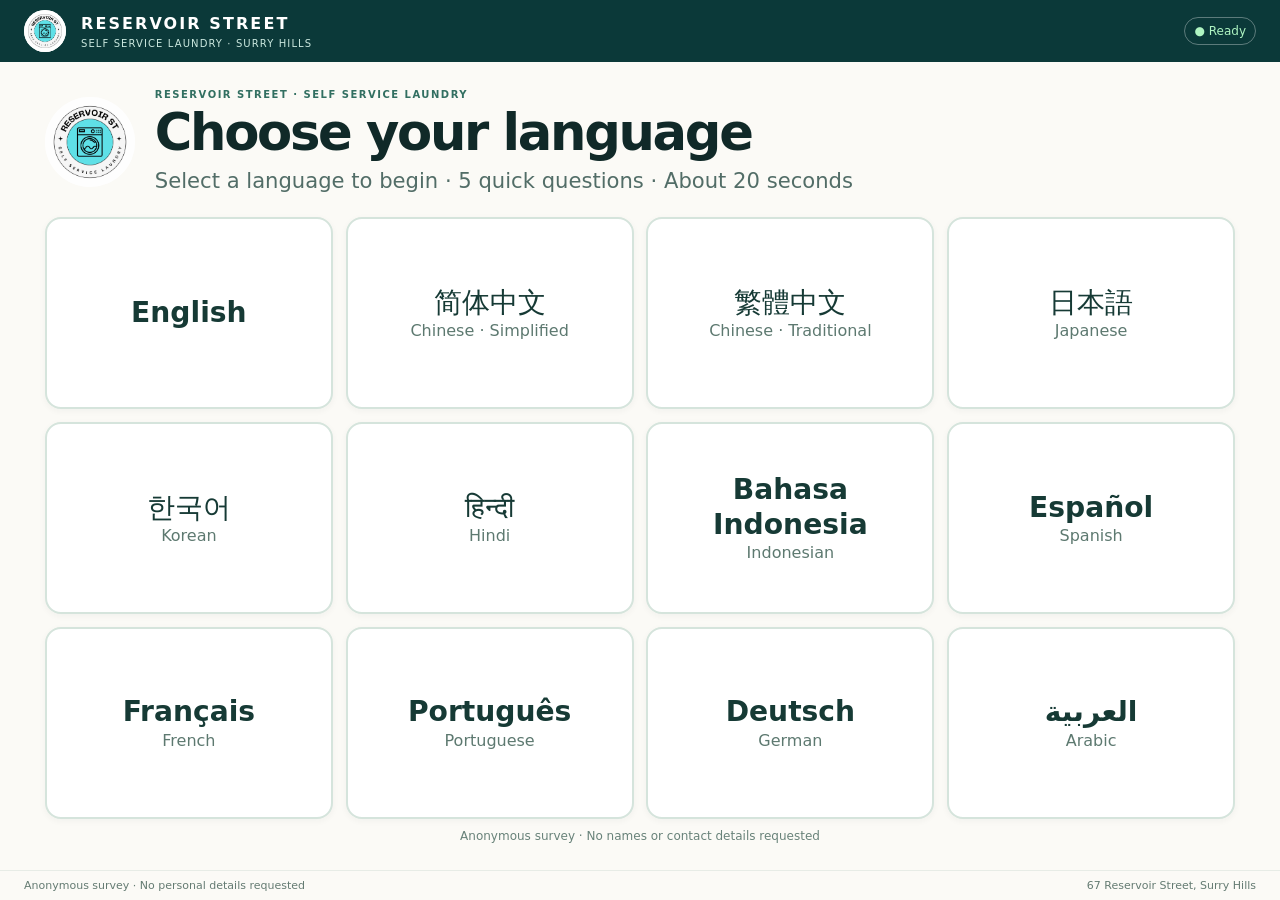
<file: survey/index.html>
<!doctype html>
<html lang="en-AU">
<head>
  <meta charset="utf-8">
  <meta name="viewport" content="width=device-width, initial-scale=1, maximum-scale=1, viewport-fit=cover">
  <meta name="robots" content="noindex, nofollow">
  <meta name="application-name" content="RSSL Customer Survey">
  <meta name="theme-color" content="#0b3939">
  <meta name="description" content="Anonymous 20-second customer survey for Reservoir Street Self Service Laundry.">
  <link rel="manifest" href="manifest.webmanifest">
  <link rel="icon" href="../IMG_7178.jpeg" type="image/jpeg">
  <style>
:root { font-family: system-ui,-apple-system, BlinkMacSystemFont,"Segoe UI",Roboto,Arial,sans-serif; color:#102928; background:#e8f0ec; font-synthesis:none; }
* { box-sizing:border-box; } html,body{height:100%;margin:0} body{min-height:100dvh}
button{font:inherit;touch-action:manipulation;cursor:pointer;-webkit-tap-highlight-color:transparent}
.app-shell{min-height:100dvh;display:flex;flex-direction:column;max-width:1300px;margin:auto;background:#fbfaf6;box-shadow:0 0 45px #143e3720}
.topbar{display:flex;align-items:center;justify-content:space-between;gap:18px;background:#0b3939;color:#fff;padding:22px clamp(18px,4vw,54px)}
.brand{display:flex;align-items:center;gap:15px}.brand-mark{width:53px;height:53px;color:#c5efde;flex:none}.brand-mark svg{width:100%;height:100%}.brand-name{font-size:clamp(15px,2.1vw,21px);font-weight:850;letter-spacing:.13em}.brand-sub{margin-top:5px;font-size:clamp(9px,1.25vw,12px);letter-spacing:.11em;color:#cbe8df}
.connection{font-size:13px;padding:7px 12px;border:1px solid #ffffff55;border-radius:40px;white-space:nowrap}.connection.offline{color:#ffd29b;border-color:#eeb16d}.connection.online{color:#aff5c2}.connection.preview{color:#ffcf8a}
.setup-banner{background:#ffe5b8;color:#603812;padding:9px 26px;text-align:center;font-size:13px}
.view{flex:1;display:flex;justify-content:center;align-items:center;padding:clamp(24px,4vh,48px) clamp(20px,6vw,75px)}.panel{width:100%;max-width:960px;animation:rise .26s ease-out}
@keyframes rise{from{opacity:0;transform:translateY(10px)}to{opacity:1;transform:translateY(0)}}
.eyebrow{font-size:13px;font-weight:850;letter-spacing:.15em;text-transform:uppercase;color:#326f61;margin:0 0 14px}
h1{font-size:clamp(38px,6vw,67px);font-weight:780;letter-spacing:-.055em;line-height:1.07;margin:0;max-width:850px}p.subtitle{font-size:clamp(19px,2.35vw,26px);color:#526d67;line-height:1.4;margin:24px 0 35px;max-width:750px}
.hero-symbol{display:flex;align-items:center;gap:18px;margin-bottom:36px}.hero-symbol span{border-radius:22px;background:#e5f4ed;display:grid;place-items:center;width:66px;height:66px;font-size:32px}
.big-button{display:inline-flex;justify-content:center;align-items:center;gap:12px;min-height:78px;padding:18px 45px;border:0;border-radius:18px;background:#0b5a50;color:white;font-size:24px;font-weight:780;box-shadow:0 6px 18px #13493a24}.big-button:active{transform:scale(.99)}.big-button:focus-visible,.option:focus-visible,.link-button:focus-visible{outline:4px solid #dbab53;outline-offset:3px}
.muted{color:#69827b;font-size:15px;margin-top:22px}.question-head{display:flex;justify-content:space-between;align-items:center;gap:20px;margin-bottom:15px}.step{color:#406f64;font-size:16px;font-weight:800}.progress{display:flex;gap:8px;width:240px;max-width:45%}.progress b{height:7px;border-radius:20px;background:#e4eae6;flex:1}.progress b.active{background:#0d7662}
.question{font-size:clamp(31px,4.8vw,53px);font-weight:780;letter-spacing:-.05em;line-height:1.12;margin:0 0 14px}.help{font-size:17px;color:#60776e;margin:0 0 23px}
.options{display:grid;grid-template-columns:repeat(2,minmax(0,1fr));gap:14px}.option{display:flex;align-items:center;justify-content:space-between;text-align:start;padding:18px 24px;border:2px solid #d4e4dc;background:white;color:#173e38;border-radius:18px;min-height:84px;font-size:clamp(18px,2.1vw,23px);font-weight:720;line-height:1.25;box-shadow:0 1px 5px #19352b0d}.option:after{content:"↗";font-size:23px;font-weight:500;color:#89aca1;flex:none;margin-inline-start:10px}.option:active{background:#dceddf;border-color:#0b7763}
.actions{display:flex;justify-content:space-between;align-items:center;gap:20px;margin-top:25px}.link-button{border:0;background:none;padding:15px 5px;color:#47685c;text-decoration:underline;text-underline-offset:4px;font-size:17px}.skip{margin-inline-start:auto}
.complete-mark{width:80px;height:80px;display:grid;place-items:center;font-size:43px;color:#fff;background:#0f8069;border-radius:50%;margin-bottom:27px}
.note-box{background:#e9f5ef;border-inline-start:5px solid #0f8069;border-radius:9px;padding:12px 16px;color:#406056;margin:30px 0;font-size:16px}.note-box.warn{border-color:#db8c25;background:#fff2db}
.footer{padding:15px clamp(18px,4vw,54px);display:flex;justify-content:space-between;gap:20px;color:#647b72;border-top:1px solid #e7ece6;font-size:12px}
@media(max-width:700px){.topbar{padding:14px 18px}.brand-mark{width:42px;height:42px}.brand-sub{font-size:9px}.connection{font-size:10px;padding:5px 7px}.view{align-items:flex-start;padding:28px 20px}.options{grid-template-columns:1fr;gap:10px}.option{min-height:66px;padding:13px 18px;font-size:19px}.big-button{width:100%;min-height:70px}.footer{font-size:10px;flex-direction:column;gap:4px}p.subtitle{margin:20px 0 26px}.hero-symbol{margin-bottom:22px}.question{font-size:34px}}
@media(max-height:650px) and (min-width:700px){.view{padding-top:15px;padding-bottom:15px}.option{min-height:64px;padding:11px 20px}.options{gap:10px}.question{font-size:38px}.help{margin-bottom:12px}.topbar{padding-top:10px;padding-bottom:10px}.footer{padding-top:7px;padding-bottom:7px}}
@media(prefers-reduced-motion:reduce){.panel{animation:none}}


/* Language selection, tap targets and compact tablet layouts. */
.topbar-side{display:flex;align-items:center;justify-content:flex-end;gap:12px;flex-wrap:wrap}
@media(max-width:780px){
  .topbar{flex-wrap:wrap}
  .topbar-side{width:100%;justify-content:space-between;flex-wrap:nowrap}
  .connection{font-size:11px}
}

/* Kiosk first screen: logo and native-language tiles, no language dropdown. */
.brand-logo{height:54px;width:54px;flex:none;object-fit:cover;border-radius:50%;background:#fff}
.welcome-panel{max-width:1070px}
.welcome-intro{display:flex;align-items:center;justify-content:center;gap:26px;margin-bottom:26px}
.welcome-logo{display:block;width:156px;height:156px;object-fit:contain;border-radius:50%;background:#fff;flex:none}
.welcome-intro-text{min-width:0;flex:1}
.welcome-intro .eyebrow{font-size:11px;margin:0 0 10px}
.welcome-title{font-size:clamp(30px,3.5vw,48px);letter-spacing:-.045em;line-height:1.09;margin:0}
.welcome-subtitle{font-size:clamp(15px,1.4vw,19px);line-height:1.4;color:#526d67;margin:11px 0 0}
.language-grid{display:grid;grid-template-columns:repeat(4,minmax(0,1fr));gap:12px}
.language-tile{display:flex;flex-direction:column;align-items:center;justify-content:center;gap:4px;
  min-height:83px;padding:12px 9px;background:white;color:#163a35;border:2px solid #d5e4dc;
  border-radius:16px;cursor:pointer;box-shadow:0 2px 7px #19352b0b;transition:background .1s,border-color .1s,transform .1s}
.language-tile:hover,.language-tile:focus-visible{outline:3px solid #7ec8bd;outline-offset:1px;border-color:#0b7869;background:#edfaf6}
.language-tile:active{transform:scale(.975);background:#d4f3ea}
.language-native{font-size:clamp(18px,1.7vw,23px);font-weight:750;line-height:1.22;text-align:center}
.language-english{font-size:12px;font-weight:500;line-height:1.15;color:#5d7970;text-align:center}
.welcome-footnote{color:#688279;font-size:13px;text-align:center;margin:18px 0 0}
.lang-return{border:1px solid #d1e2da;border-radius:12px;background:#f2f9f6;
  padding:10px 12px;font-size:14px;color:#345e53;font-weight:650;white-space:nowrap;cursor:pointer}
.lang-return:focus-visible{outline:3px solid #d7a647;outline-offset:2px}
@media(max-width:1000px){
  .language-grid{grid-template-columns:repeat(3,minmax(0,1fr))}
  .welcome-logo{width:126px;height:126px}
  .welcome-intro{gap:20px}
  .language-tile{min-height:76px}
}
@media(max-width:700px){
  .brand-logo{height:43px;width:43px}
  .welcome-intro{flex-direction:column;gap:10px;text-align:center;margin-bottom:20px}
  .welcome-logo{height:112px;width:112px}
  .welcome-title{font-size:31px}
  .welcome-intro .eyebrow{font-size:10px}
  .language-grid{grid-template-columns:repeat(2,minmax(0,1fr));gap:10px}
  .language-tile{min-height:74px;padding:10px 5px}
  .language-native{font-size:20px}
  .language-english{font-size:11px}
  .lang-return{font-size:12px;padding:8px 9px}
  .question-head{flex-wrap:wrap;gap:8px}
}
@media(max-height:820px) and (min-width:701px){
  .welcome-logo{width:108px;height:108px}
  .welcome-intro{margin-bottom:14px;gap:18px}
  .language-tile{min-height:70px}
  .welcome-footnote{margin-top:12px}
  .view{padding-top:20px;padding-bottom:20px}
}

/* Samsung Galaxy Tab A11+ (11-inch, 16:10) and similar kiosk tablets.
   All rules use the browser viewport, never device sniffing or fixed pixels. */
html,body{max-width:100%;overflow-x:hidden}
.app-shell{width:100%;min-height:100vh;min-height:100dvh}
.topbar,.brand,.topbar-side,.view,.panel{min-width:0}
.topbar{padding-top:max(14px,env(safe-area-inset-top));}
.footer{padding-bottom:max(12px,env(safe-area-inset-bottom));}
.language-tile,.option,.big-button,.link-button,.lang-return{touch-action:manipulation}
.language-native,.language-english,.option,.question,.help{overflow-wrap:break-word}
@media (min-width:540px) and (max-width:800px) and (orientation:portrait){
  /* Avoid a nine-row question screen on an 11-inch portrait tablet. */
  .options{grid-template-columns:repeat(2,minmax(0,1fr));gap:11px}
  .option{min-height:68px;padding:13px 15px;font-size:19px}
  .view{padding:24px 30px}
  .question{font-size:clamp(31px,5vw,43px)}
  .language-grid{grid-template-columns:repeat(3,minmax(0,1fr))}
  .language-tile{min-height:76px}
}
@media (orientation:landscape) and (min-width:800px) and (max-height:900px){
  /* Three rows of language tiles, and no fifth row for Q5 choices. */
  .topbar{padding:10px 24px;gap:12px}
  .brand-logo{width:42px;height:42px}
  .brand-name{font-size:16px}
  .brand-sub{font-size:10px}
  .connection{font-size:12px;padding:6px 9px}
  .view{align-items:center;padding:10px 28px}
  .panel{max-width:1030px}
  .language-grid{grid-template-columns:repeat(4,minmax(0,1fr));gap:9px}
  .language-tile{min-height:69px;padding:8px 7px;gap:2px}
  .language-native{font-size:clamp(17px,1.65vw,22px)}
  .language-english{font-size:11px}
  .welcome-logo{width:88px;height:88px}
  .welcome-intro{margin-bottom:12px;gap:16px}
  .welcome-title{font-size:clamp(28px,3vw,41px)}
  .welcome-subtitle{font-size:14px;margin-top:5px}
  .welcome-intro .eyebrow{font-size:10px;margin-bottom:5px}
  .welcome-footnote{font-size:12px;margin-top:10px}
  .options{grid-template-columns:repeat(3,minmax(0,1fr));gap:9px}
  .option{min-height:65px;padding:9px 14px;font-size:clamp(17px,1.6vw,21px)}
  .option:after{font-size:19px;margin-inline-start:6px}
  .question-head{margin-bottom:9px}
  .question{font-size:clamp(29px,3.3vw,41px);margin-bottom:8px}
  .help{font-size:15px;margin-bottom:12px}
  .actions{margin-top:10px}
  .link-button{padding:10px 4px;font-size:15px}
  .footer{padding:8px 24px;font-size:11px}
}
@media (orientation:landscape) and (min-width:800px) and (max-height:650px){
  /* Browser toolbar visible, larger text setting, or split-screen. */
  .topbar{padding:7px 20px}
  .brand-logo{width:36px;height:36px}
  .view{padding:7px 20px;align-items:flex-start}
  .welcome-logo{width:70px;height:70px}
  .welcome-intro{margin-bottom:8px}
  .language-tile{min-height:62px;padding:6px}
  .language-grid{gap:7px}
  .welcome-footnote{margin-top:6px}
  .option{min-height:56px;padding:8px 11px}
  .question{font-size:30px}
  .footer{padding:5px 20px}
}

/* Use the landscape kiosk's height for readable choices and larger tap targets. */
@media (orientation: landscape) and (min-width: 800px) and (min-height: 560px) {
  .app-shell { max-width: none; }
  .view { padding: clamp(14px, 3vh, 32px) clamp(20px, 3.5vw, 64px); }
  .panel { max-width: 1560px; }
  .welcome-panel { align-self: stretch; display: flex; flex-direction: column; }
  .welcome-intro { gap: 20px; margin-bottom: clamp(12px, 2.4vh, 26px); }
  .welcome-logo { width: clamp(64px, 10vh, 104px); height: auto; aspect-ratio: 1; }
  .welcome-title { font-size: clamp(34px, 4vw, 64px); }
  .welcome-subtitle { font-size: clamp(16px, 1.65vw, 23px); }
  .language-grid {
    flex: 1;
    grid-template-columns: repeat(4, minmax(0, 1fr));
    grid-auto-rows: 1fr;
    gap: clamp(8px, 1.4vh, 16px);
  }
  .language-native { font-size: clamp(20px, 2.2vw, 36px); }
  .language-english { font-size: clamp(13px, 1.25vw, 18px); }
  .question { font-size: clamp(30px, 3.5vw, 52px); }
  .options { grid-template-columns: repeat(3, minmax(0, 1fr)); }
  .options:has(> :last-child:nth-child(-n+4)) { grid-template-columns: repeat(2, minmax(0, 1fr)); }
  .option { min-height: clamp(62px, 11vh, 126px); font-size: clamp(18px, 1.95vw, 30px); }
}

/* Step label and bar. The bar stays slim; the label is sized for a wall-mounted tablet. */
.survey-progress{margin:0 0 14px}
.survey-progress-row{display:flex;align-items:center;justify-content:space-between;gap:12px 18px;margin-bottom:8px}
.survey-progress-label{margin:0;flex:1;min-width:0;color:#0b5a50;font-size:clamp(22px,2.6vh,34px);font-weight:800;letter-spacing:-.03em;line-height:1.15}
.survey-progress-track{height:10px;border-radius:99px;background:#d5e6de;overflow:hidden}
.survey-progress-fill{display:block;height:100%;border-radius:99px;background:#0d7662}
@media (orientation:landscape) and (min-width:800px) and (max-height:650px){
  .survey-progress{margin-bottom:6px}
  .survey-progress-row{margin-bottom:4px}
  .survey-progress-label{font-size:18px}
  .survey-progress-track{height:8px}
}
/* Arabic questions. The language picker stays left-to-right. */
[dir="rtl"] .question,
[dir="rtl"] .survey-progress-label,
[dir="rtl"] h1,
[dir="rtl"] .help,
[dir="rtl"] .subtitle{letter-spacing:0}
[dir="rtl"] .option:after{content:"↖"}
[dir="rtl"] .brand{direction:ltr}

</style>
  <title>Reservoir Street Laundry · Customer survey</title>
</head>
<body>
  <div class="app-shell">
    <header class="topbar">
      <div class="brand" dir="ltr">
        <img class="brand-logo" src="../IMG_7178.jpeg" alt="Reservoir Street Self Service Laundry logo" width="54" height="54">
        <div><div class="brand-name">RESERVOIR STREET</div><div class="brand-sub">SELF SERVICE LAUNDRY · SURRY HILLS</div></div>
      </div>
      <div class="topbar-side"><span id="connection" class="connection" role="status" aria-live="polite">Checking connection</span></div>
    </header>

    <div id="setup-banner" class="setup-banner" hidden><strong>PREVIEW MODE</strong> — Survey works, but answers are not stored. Connect Supabase before using with customers.</div>

    <main id="view" class="view" aria-live="polite"><section class="panel"><h1>Choose your language</h1><p class="subtitle">The survey is starting. If this message remains, please refresh the page.</p></section></main>

    <footer class="footer"><span id="footer-message">Anonymous survey · No personal details requested</span><span dir="ltr">67 Reservoir Street, Surry Hills</span></footer>
  </div>
  <script>
window.addEventListener('error', function(e) {
  var conn = document.getElementById('connection');
  var view = document.getElementById('view');
  if (conn && conn.textContent === 'Checking connection') {
    conn.textContent = 'Survey loading error';
    if (view) { view.textContent = 'The survey could not start. Please refresh this page. If this continues, contact staff.'; }
  }
});
</script>
<script>
// PUBLIC browser configuration. Use only the Supabase publishable key.
// Never place your Supabase secret key, database password or service-role key here.
window.RSSL_CONFIG = {
  supabaseUrl: 'https://mfsdnfhoifahvlsjzzxf.supabase.co',
  publishableKey: 'sb_publishable_FOhCuYIbI-jyBeMecTG98g_VpzN276d'
};

</script>
<script>
(() => {
  'use strict';
  // V2 enabled after verified additive schema migration and live public-key
  // INSERT/readback/cleanup tests for both first-time and returning branches.
  const ACQUISITION_V2_ENABLED = true;
  // Non-writing preview of the new flow (safe before migration):
  // /survey/?preview_v2=1
  const ACQUISITION_PREVIEW = new URLSearchParams(window.location?.search || '').get('preview_v2') === '1';
  const ACQUISITION_V2_ACTIVE = ACQUISITION_V2_ENABLED || ACQUISITION_PREVIEW;
  const cfg = window.RSSL_CONFIG || {};
  const live = /^https:\/\/[a-z0-9-]+\.supabase\.co\/?$/i.test(cfg.supabaseUrl || '') && !!cfg.publishableKey && !ACQUISITION_PREVIEW;
  const ENDPOINT = live ? cfg.supabaseUrl.replace(/\/$/,'') + '/rest/v1/rssl_customer_surveys' : '';
  const QUEUE_KEY = 'rssl-survey-pending-v1';
  const questionsLegacy = [
    {key:'visit_type', title:'Is this your first visit?', help:'Tap one answer. There are just five quick questions.', choices:[['first','Yes, first time'],['repeat','No, I’ve been before'],['unsure','Prefer not to say']]},
    {key:'discovery_source', title:'How did you first hear about us?', help:'Think about when you originally discovered this laundry.', choices:[['google_maps','Google Maps'],['google_search','Google Search'],['walk_by','Walking past'],['recommendation','Friend or family'],['other','Something else'],['unsure','Can’t remember']]},
    {key:'google_today', title:'Did you use Google to find us today?', help:'This includes checking the address or requesting directions.', choices:[['maps','Yes — Google Maps'],['search','Yes — Google Search'],['both','Yes — both'],['no','No'],['unsure','Not sure']]},
    {key:'experience', title:'How has your visit been?', help:'No problem if you have only just arrived.', choices:[['excellent','Excellent'],['good','Good'],['needs_work','Could be better'],['not_finished','I haven’t finished yet']]},
    {key:'improvement', title:'What could we improve?', help:'Optional — choose the most important thing, or skip.', choices:[['nothing','Nothing — all good'],['machines','Machine availability'],['cleanliness','Cleanliness'],['prices','Pricing'],['payment','Card payment'],['instructions','Instructions / signage'],['other','Something else']]}
  ];
  const acqDiscover = {key:'discovery_source', choices:[
    ['google_maps','Google Maps'],['google_search','Google Search'],
    ['walk_by','Walking past'],['recommendation','Friend or family'],
    ['host_referral','Accommodation host or hotel'],['apple_maps','Apple Maps or another map app'],
    ['other','Something else'],['unsure','Can’t remember']
  ]};
  const acquisitionQuestions = [
    questionsLegacy[0],acqDiscover,questionsLegacy[2],
    {key:'choice_reason',choices:[
      ['location','Convenient location'],['hours','Opening hours'],
      ['reviews','Reviews or ratings'],['price','Price'],
      ['card','Card payment'],['machine','Machine size or availability'],
      ['referral','Recommendation'],['other','Something else']
    ]},
    {key:'customer_context',choices:[
      ['resident','I live nearby'],['work_study','I work or study nearby'],
      ['staying_nearby','I am staying nearby (hotel, Airbnb, etc.)'],
      ['visiting_area','I am visiting the area'],['prefer_not','Prefer not to say']
    ]}
  ];
  const returningQuestions = [
    questionsLegacy[0],acqDiscover,questionsLegacy[2],questionsLegacy[3],questionsLegacy[4]
  ];
  let questions = questionsLegacy;

    const LANGUAGE_PACKS = {"en":{"ui":["A little feedback makes a big difference","How did you find us?","Five quick questions, about 20 seconds. No name or contact details needed.","Start survey →","Thank you for supporting a local business.","QUESTION","Cancel","← Back","Skip this question →","Skip & finish","Thank you!","Your feedback helps improve Reservoir Street Laundry.","Your anonymous response was received.","Saved on this tablet. Upload not yet confirmed.","Saved on this tablet. It will send when internet returns.","Preview only — responses are not saved.","Couldn't save this response. Please tell staff.","Finish","This screen resets for the next customer.","Anonymous survey · No personal details requested","No answers were recorded."],"q":[["Is this your first visit?","Select one answer.","Yes, first time","No, I've been before","Prefer not to say"],["How did you first hear about us?","Think of when you originally discovered this laundry.","Google Maps","Google Search","Walking past","Friend or family","Something else","Can't remember"],["Did you use Google to find us today?","Including searching for our address or directions.","Yes — Google Maps","Yes — Google Search","Yes — both","No","Not sure"],["How has your visit been?","It's fine if you haven't finished yet.","Excellent","Good","Could be better","I haven't finished yet"],["What could we improve?","Optional — choose one, or skip.","Nothing — all good","Machine availability","Cleanliness","Pricing","Card payment","Instructions / signage","Something else"]]},"zh-CN":{"ui":["您的反馈让我们做得更好","您是怎样找到我们的？","只需回答五个简短问题，约20秒，无需填写个人信息。","开始问卷 →","感谢您支持本地商家。","问题","取消","← 返回","跳过此题 →","跳过并完成","谢谢您！","您的反馈将帮助我们改善洗衣店服务。","已收到您的匿名反馈。","已保存在本设备，但尚未确认上传成功。","已保存在本设备，联网后将自动上传。","预览模式：答案不会保存。","无法保存回答，请告知工作人员。","完成","页面将自动重置，供下一位顾客使用。","匿名问卷 · 无需填写个人信息","未记录任何回答。"],"q":[["这是您第一次来吗？","请选择一项。","是的，第一次","不是，我以前来过","不愿回答"],["您最初是怎样知道这家洗衣店的？","请回想第一次发现本店的方式。","谷歌地图","谷歌搜索","路过看到","朋友或家人推荐","其他方式","记不清了"],["您今天有使用谷歌来找我们吗？","包括查询地址或导航路线。","是，谷歌地图","是，谷歌搜索","两者都用了","没有","不确定"],["您对本次体验满意吗？","还没洗完也可以回答。","非常满意","满意","有待改善","还没结束"],["您觉得我们可以改善什么？","可选：请选择一项或跳过。","没有，一切都好","机器供应情况","清洁程度","价格","刷卡付款","使用说明或标识","其他"]]},"zh-TW":{"ui":["您的意見讓我們做得更好","您是怎麼找到我們的？","只要回答五個簡短問題，約20秒，無須提供個人資料。","開始問卷 →","感謝您支持本地商家。","問題","取消","← 返回","略過這題 →","略過並完成","謝謝您！","您的回饋能幫助我們改善洗衣店服務。","已收到您的匿名回覆。","已儲存在本裝置，但尚未確認上傳。","已儲存在本裝置，連線後將自動上傳。","預覽模式：回答不會儲存。","無法儲存回答，請通知工作人員。","完成","畫面將自動重設，供下一位顧客使用。","匿名問卷 · 無須提供個人資料","未記錄任何回答。"],"q":[["這是您第一次來嗎？","請選擇一項。","是，第一次","不是，我之前來過","不願回答"],["您最初是怎麼知道這家洗衣店的？","請回想第一次發現本店的方式。","Google 地圖","Google 搜尋","路過看到","朋友或家人推薦","其他方式","不記得了"],["您今天有用 Google 找我們嗎？","包括查詢地址或導航路線。","有，用 Google 地圖","有，用 Google 搜尋","兩者都有","沒有","不確定"],["您對這次體驗感覺如何？","還沒完成洗衣也可以回答。","非常好","好","有待改善","還沒完成"],["我們可以改善什麼？","選填：請選一項或略過。","沒有，一切都很好","機器使用情況","清潔程度","價格","刷卡付款","使用說明或標示","其他"]]},"ja":{"ui":["皆さまのご意見が改善につながります","当店をどのように知りましたか？","質問は5つ、約20秒で終わります。個人情報は不要です。","アンケートを開始 →","地域のお店を応援していただき、ありがとうございます。","質問","キャンセル","← 戻る","この質問をスキップ →","スキップして終了","ありがとうございます！","皆さまの声をサービス向上に役立てます。","匿名の回答を受け付けました。","端末に保存しました。送信はまだ確認できていません。","端末に保存しました。接続が戻ると送信されます。","プレビュー：回答は保存されません。","回答を保存できませんでした。スタッフにお知らせください。","完了","次のお客様のために自動で初期画面に戻ります。","匿名アンケート・個人情報は不要です","回答は記録されませんでした。"],"q":[["今回が初めてのご利用ですか？","1つ選んでください。","はい、初めてです","いいえ、利用したことがあります","回答しない"],["初めて当店を知ったきっかけは？","最初に当店を見つけた方法をお選びください。","Google マップ","Google 検索","通りがかり","友人・家族の紹介","その他","覚えていない"],["今日、当店を探すのに Google を使いましたか？","住所の検索や経路案内も含みます。","はい、Google マップ","はい、Google 検索","両方使った","使っていない","わからない"],["ご利用の感想はいかがですか？","まだ洗濯中でも回答できます。","とても良い","良い","改善してほしい","まだ利用中"],["改善してほしい点はありますか？","任意：1つ選ぶかスキップしてください。","特になし","機械の空き状況","清潔さ","料金","カード決済","案内・説明表示","その他"]]},"ko":{"ui":["여러분의 의견이 큰 도움이 됩니다","저희 매장을 어떻게 알게 되셨나요?","질문은 다섯 개, 약 20초면 끝납니다. 개인정보는 필요하지 않습니다.","설문 시작 →","지역 매장을 이용해 주셔서 감사합니다.","질문","취소","← 뒤로","이 질문 건너뛰기 →","건너뛰고 완료","감사합니다!","고객님의 의견은 더 나은 서비스를 만드는 데 도움이 됩니다.","익명 응답이 접수되었습니다.","기기에 저장했지만 업로드는 아직 확인되지 않았습니다.","기기에 저장했습니다. 인터넷이 연결되면 전송됩니다.","미리보기: 응답이 저장되지 않습니다.","응답을 저장할 수 없습니다. 직원에게 알려주세요.","완료","다음 고객을 위해 화면이 자동으로 초기화됩니다.","익명 설문 · 개인정보 입력 불필요","기록된 응답이 없습니다."],"q":[["처음 방문하셨나요?","하나를 선택해 주세요.","네, 처음입니다","아니요, 와 본 적이 있습니다","답변하지 않겠습니다"],["처음 저희 매장을 어떻게 알게 되셨나요?","매장을 처음 발견한 방법을 선택해 주세요.","Google 지도","Google 검색","지나가다가","친구 또는 가족 소개","기타","기억나지 않음"],["오늘 매장을 찾을 때 Google을 사용하셨나요?","주소나 길 찾기 검색도 포함합니다.","네, Google 지도","네, Google 검색","둘 다","아니요","잘 모르겠어요"],["이용 경험은 어떠셨나요?","아직 세탁 중이어도 괜찮습니다.","매우 좋음","좋음","개선이 필요함","아직 이용 중"],["개선하면 좋을 점은 무엇인가요?","선택사항: 하나를 고르거나 건너뛰세요.","없음, 모두 좋음","세탁기 이용 가능 여부","청결","가격","카드 결제","이용 안내 또는 표지판","기타"]]},"hi":{"ui":["आपकी राय से हमारी सेवा बेहतर होती है","आपको हमारे बारे में कैसे पता चला?","पाँच छोटे सवाल, लगभग 20 सेकंड। कोई व्यक्तिगत जानकारी नहीं चाहिए।","सर्वे शुरू करें →","स्थानीय व्यवसाय का समर्थन करने के लिए धन्यवाद।","प्रश्न","रद्द करें","← पीछे जाएँ","यह सवाल छोड़ें →","छोड़कर समाप्त करें","धन्यवाद!","आपकी राय से हम अपनी लॉन्ड्री बेहतर बना सकते हैं।","आपका गुमनाम जवाब प्राप्त हो गया है।","इस टैबलेट पर सहेजा गया है, अपलोड की पुष्टि बाकी है।","इस टैबलेट पर सहेजा गया है। इंटरनेट आने पर भेजा जाएगा।","सिर्फ पूर्वावलोकन — जवाब सहेजे नहीं जाएँगे।","जवाब सहेजा नहीं जा सका। कृपया स्टाफ को बताएँ।","समाप्त","अगले ग्राहक के लिए स्क्रीन अपने आप रीसेट होगी।","गुमनाम सर्वे · व्यक्तिगत जानकारी ज़रूरी नहीं","कोई जवाब दर्ज नहीं हुआ।"],"q":[["क्या यह आपकी पहली यात्रा है?","एक जवाब चुनें।","हाँ, पहली बार","नहीं, पहले भी आया/आई हूँ","जवाब नहीं देना चाहता/चाहती"],["आपको पहली बार इस लॉन्ड्री का पता कैसे चला?","याद करें कि आपने इसे पहली बार कैसे खोजा था।","Google मैप्स","Google सर्च","पास से गुजरते हुए","दोस्त या परिवार से","किसी और तरह से","याद नहीं"],["क्या आज यहाँ पहुँचने के लिए आपने Google इस्तेमाल किया?","पता या रास्ता खोजने को भी गिनें।","हाँ, Google मैप्स","हाँ, Google सर्च","हाँ, दोनों","नहीं","पता नहीं"],["यहाँ आपका अनुभव कैसा रहा?","अगर आपका काम अभी पूरा नहीं हुआ, तो भी ठीक है।","बहुत अच्छा","अच्छा","बेहतर हो सकता है","अभी काम पूरा नहीं हुआ"],["हम क्या बेहतर कर सकते हैं?","वैकल्पिक — एक चुनें या छोड़ दें।","कुछ नहीं, सब अच्छा है","मशीनों की उपलब्धता","सफाई","कीमतें","कार्ड से भुगतान","निर्देश या संकेत","कुछ और"]]},"id":{"ui":["Masukan Anda sangat berarti","Bagaimana Anda menemukan kami?","Lima pertanyaan singkat, sekitar 20 detik. Tidak perlu data pribadi.","Mulai survei →","Terima kasih telah mendukung usaha lokal.","PERTANYAAN","Batal","← Kembali","Lewati pertanyaan →","Lewati & selesai","Terima kasih!","Masukan Anda membantu meningkatkan layanan laundry kami.","Jawaban anonim Anda telah diterima.","Tersimpan di tablet ini, tetapi pengiriman belum dikonfirmasi.","Tersimpan di tablet ini. Akan dikirim saat internet kembali.","Pratinjau saja — jawaban tidak disimpan.","Jawaban gagal disimpan. Harap beri tahu staf.","Selesai","Layar akan kembali ke awal untuk pelanggan berikutnya.","Survei anonim · Tidak perlu data pribadi","Tidak ada jawaban yang dicatat."],"q":[["Apakah ini kunjungan pertama Anda?","Pilih satu jawaban.","Ya, pertama kali","Tidak, sudah pernah","Tidak ingin menjawab"],["Bagaimana pertama kali Anda mengetahui laundry ini?","Ingat saat pertama kali menemukan tempat ini.","Google Maps","Google Search","Lewat di depan toko","Teman atau keluarga","Cara lain","Tidak ingat"],["Apakah Anda memakai Google untuk menemukan kami hari ini?","Termasuk mencari alamat atau petunjuk arah.","Ya, Google Maps","Ya, Google Search","Ya, keduanya","Tidak","Tidak yakin"],["Bagaimana pengalaman Anda di sini?","Tidak masalah jika cucian belum selesai.","Sangat baik","Baik","Perlu ditingkatkan","Belum selesai"],["Apa yang bisa kami tingkatkan?","Opsional — pilih satu atau lewati.","Tidak ada, semua baik","Ketersediaan mesin","Kebersihan","Harga","Pembayaran kartu","Petunjuk atau papan informasi","Lainnya"]]},"es":{"ui":["Tu opinión nos ayuda a mejorar","¿Cómo nos encontraste?","Cinco preguntas rápidas, unos 20 segundos. No pedimos datos personales.","Empezar encuesta →","Gracias por apoyar a un negocio local.","PREGUNTA","Cancelar","← Atrás","Saltar pregunta →","Saltar y terminar","¡Gracias!","Tus respuestas nos ayudan a mejorar nuestra lavandería.","Hemos recibido tu respuesta anónima.","Guardada en esta tableta; aún no se confirma el envío.","Guardada en esta tableta. Se enviará al volver internet.","Solo vista previa: las respuestas no se guardan.","No se pudo guardar. Avisa al personal.","Terminar","La pantalla se reiniciará para el siguiente cliente.","Encuesta anónima · Sin datos personales","No se registraron respuestas."],"q":[["¿Es tu primera visita?","Elige una respuesta.","Sí, es mi primera vez","No, ya he venido","Prefiero no responder"],["¿Cómo conociste esta lavandería por primera vez?","Piensa en cómo la descubriste originalmente.","Google Maps","Búsqueda de Google","Pasando por delante","Amigos o familiares","Otro medio","No recuerdo"],["¿Usaste Google para encontrarnos hoy?","Incluye buscar la dirección o indicaciones.","Sí, Google Maps","Sí, Búsqueda de Google","Sí, ambos","No","No estoy seguro/a"],["¿Qué tal ha sido tu visita?","No importa si aún no has terminado.","Excelente","Buena","Podría mejorar","Aún no he terminado"],["¿Qué podríamos mejorar?","Opcional: elige una opción o sáltala.","Nada, todo bien","Disponibilidad de máquinas","Limpieza","Precios","Pago con tarjeta","Instrucciones o carteles","Otra cosa"]]},"fr":{"ui":["Votre avis nous aide à progresser","Comment nous avez-vous trouvés ?","Cinq questions rapides, environ 20 secondes. Aucune donnée personnelle demandée.","Commencer →","Merci de soutenir un commerce local.","QUESTION","Annuler","← Retour","Passer cette question →","Passer et terminer","Merci !","Votre avis nous aide à améliorer notre laverie.","Votre réponse anonyme a bien été reçue.","Enregistrée sur cette tablette ; envoi non confirmé.","Enregistrée sur cette tablette. Envoi dès le retour d'Internet.","Aperçu uniquement : réponses non enregistrées.","Impossible d'enregistrer. Prévenez le personnel.","Terminer","L'écran se réinitialisera pour le prochain client.","Enquête anonyme · Aucune donnée personnelle","Aucune réponse enregistrée."],"q":[["Est-ce votre première visite ?","Choisissez une réponse.","Oui, première visite","Non, je suis déjà venu(e)","Je préfère ne pas répondre"],["Comment avez-vous découvert cette laverie ?","Pensez à la toute première fois.","Google Maps","Recherche Google","En passant devant","Amis ou famille","Autrement","Je ne me souviens pas"],["Avez-vous utilisé Google pour venir aujourd'hui ?","Y compris pour l'adresse ou l'itinéraire.","Oui, Google Maps","Oui, Recherche Google","Oui, les deux","Non","Je ne sais pas"],["Comment se passe votre visite ?","Vous pouvez répondre même si ce n'est pas fini.","Excellente","Bonne","À améliorer","Je n'ai pas encore terminé"],["Que pourrions-nous améliorer ?","Facultatif : choisissez une réponse ou passez.","Rien, tout va bien","Disponibilité des machines","Propreté","Prix","Paiement par carte","Consignes ou signalisation","Autre chose"]]},"pt-BR":{"ui":["Sua opinião faz a diferença","Como você nos encontrou?","Cinco perguntas rápidas, cerca de 20 segundos. Sem dados pessoais.","Começar pesquisa →","Obrigado por apoiar um negócio local.","PERGUNTA","Cancelar","← Voltar","Pular pergunta →","Pular e concluir","Obrigado!","Sua opinião ajuda a melhorar nossa lavanderia.","Sua resposta anônima foi recebida.","Salva neste tablet, mas o envio ainda não foi confirmado.","Salva neste tablet. Será enviada quando a internet voltar.","Apenas prévia — as respostas não serão salvas.","Não foi possível salvar. Avise a equipe.","Concluir","A tela será reiniciada para o próximo cliente.","Pesquisa anônima · Sem dados pessoais","Nenhuma resposta foi registrada."],"q":[["É sua primeira visita?","Escolha uma resposta.","Sim, primeira vez","Não, já vim antes","Prefiro não responder"],["Como conheceu esta lavanderia pela primeira vez?","Pense em quando descobriu este lugar.","Google Maps","Pesquisa Google","Passando em frente","Amigos ou família","De outra forma","Não lembro"],["Você usou o Google para nos encontrar hoje?","Inclui buscar o endereço ou a rota.","Sim, Google Maps","Sim, Pesquisa Google","Sim, os dois","Não","Não tenho certeza"],["Como foi sua experiência?","Tudo bem se ainda não terminou.","Excelente","Boa","Poderia melhorar","Ainda não terminei"],["O que podemos melhorar?","Opcional — escolha uma opção ou pule.","Nada, tudo ótimo","Disponibilidade das máquinas","Limpeza","Preços","Pagamento com cartão","Instruções ou placas","Outra coisa"]]},"de":{"ui":["Ihr Feedback hilft uns, besser zu werden","Wie haben Sie uns gefunden?","Fünf kurze Fragen, etwa 20 Sekunden. Keine persönlichen Daten nötig.","Umfrage starten →","Vielen Dank, dass Sie ein lokales Geschäft unterstützen.","FRAGE","Abbrechen","← Zurück","Frage überspringen →","Überspringen & beenden","Vielen Dank!","Ihr Feedback hilft uns, unseren Waschsalon zu verbessern.","Ihre anonyme Antwort ist eingegangen.","Auf diesem Tablet gespeichert; Übertragung noch nicht bestätigt.","Auf diesem Tablet gespeichert. Wird bei Internetverbindung übertragen.","Nur Vorschau – Antworten werden nicht gespeichert.","Speichern fehlgeschlagen. Bitte Personal informieren.","Fertig","Der Bildschirm wird für den nächsten Gast zurückgesetzt.","Anonyme Umfrage · Keine persönlichen Daten","Es wurden keine Antworten erfasst."],"q":[["Sind Sie zum ersten Mal hier?","Bitte eine Antwort auswählen.","Ja, zum ersten Mal","Nein, ich war schon hier","Keine Angabe"],["Wie haben Sie diesen Waschsalon zuerst entdeckt?","Denken Sie an den ersten Kontakt.","Google Maps","Google-Suche","Beim Vorbeigehen","Freunde oder Familie","Anders","Weiß ich nicht mehr"],["Haben Sie heute Google genutzt, um uns zu finden?","Auch Adresssuche oder Wegbeschreibung zählen.","Ja, Google Maps","Ja, Google-Suche","Ja, beides","Nein","Weiß nicht"],["Wie war Ihr Besuch bisher?","Auch wenn Sie noch nicht fertig sind.","Ausgezeichnet","Gut","Verbesserungswürdig","Ich bin noch nicht fertig"],["Was könnten wir verbessern?","Optional – eine Antwort wählen oder überspringen.","Nichts, alles gut","Verfügbarkeit der Maschinen","Sauberkeit","Preise","Kartenzahlung","Anleitungen oder Beschilderung","Sonstiges"]]},"ar":{"ui":["ملاحظاتك تُحدِث فرقًا كبيرًا","كيف عثرت علينا؟","خمسة أسئلة قصيرة، حوالي 20 ثانية. لا نطلب أي بيانات شخصية.","ابدأ الاستبيان","شكرًا لدعمك مشروعًا محليًا.","سؤال","إلغاء","رجوع","تخطي هذا السؤال","تخطي وإنهاء","شكرًا لك!","ملاحظاتك تساعدنا على تحسين مغسلة Reservoir Street.","تم استلام إجابتك المجهولة.","حُفظت على هذا الجهاز. لم يُؤكَّد الإرسال بعد.","حُفظت على هذا الجهاز. ستُرسَل عند عودة الإنترنت.","معاينة فقط — لن تُحفَظ الإجابات.","تعذّر حفظ هذه الإجابة. يُرجى إبلاغ الموظفين.","إنهاء","ستعود هذه الشاشة إلى البداية للزبون التالي.","استبيان مجهول · لا نطلب أي بيانات شخصية","لم تُسجَّل أي إجابات."],"q":[["هل هذه زيارتك الأولى؟","اختر إجابة واحدة.","نعم، هذه أول مرة","لا، سبق أن زرت المكان","أفضّل عدم الإجابة"],["كيف سمعت بهذه المغسلة أول مرة؟","فكّر في الطريقة التي اكتشفت بها هذه المغسلة في البداية.","خرائط Google","بحث Google","أثناء المرور","صديق أو أحد أفراد العائلة","طريقة أخرى","لا أتذكر"],["هل استخدمت Google للعثور علينا اليوم؟","يشمل ذلك البحث عن العنوان أو الاتجاهات.","نعم — خرائط Google","نعم — بحث Google","نعم — كلاهما","لا","لست متأكدًا"],["كيف كانت زيارتك؟","لا بأس إذا لم تنتهِ بعد.","ممتازة","جيدة","يمكن أن تكون أفضل","لم أنتهِ بعد"],["ما الذي يمكننا تحسينه؟","اختياري — اختر واحدًا، أو تخطَّ السؤال.","لا شيء — كل شيء جيد","توفر الغسالات","النظافة","الأسعار","الدفع بالبطاقة","التعليمات أو اللافتات","شيء آخر"]]}};
  const ACQUISITION_PACKS = {"en":{"q2":["How did you first discover this laundry?","Think about when you first heard about us.","Google Maps","Google Search","Walking past","Friend or family","Accommodation host or hotel","Apple Maps or another map app","Something else","Can't remember"],"q4":["What mattered most when choosing this laundry today?","Choose the main reason.","Convenient location","Opening hours","Reviews or ratings","Price","Card payment","Machine size or availability","Recommendation","Something else"],"q5":["Which best describes you today?","Choose one — no personal details needed.","I live nearby","I work or study nearby","Staying nearby (hotel, Airbnb, etc.)","Visiting the area","Prefer not to say"]},"zh-CN":{"q2":["您最初是怎样知道这家洗衣店的？","请回想第一次发现本店的方式。","谷歌地图","谷歌搜索","路过看到","朋友或家人推荐","住宿房东或酒店推荐","苹果地图或其他地图软件","其他方式","记不清了"],"q4":["您今天选择这家洗衣店最主要的原因是什么？","请选择一个最重要的原因。","地点方便","营业时间","评价或评分","价格","刷卡付款","机器大小或可用情况","他人推荐","其他"],"q5":["以下哪项最符合您今天的情况？","只选一项，无需个人信息。","我住在附近","我在附近工作或学习","我住在附近的酒店或民宿","我来这里游玩或办事","不愿回答"]},"zh-TW":{"q2":["您最初是怎麼知道這家洗衣店的？","請回想第一次發現本店的方式。","Google 地圖","Google 搜尋","路過看到","朋友或家人推薦","住宿房東或飯店推薦","Apple 地圖或其他地圖應用程式","其他方式","不記得了"],"q4":["您今天選擇這家洗衣店最主要的原因是什麼？","請選一個最重要的原因。","地點方便","營業時間","評價或評分","價格","刷卡付款","機器大小或可使用情況","他人推薦","其他"],"q5":["以下哪一項最符合您今天的情況？","選一項即可，無須個人資料。","我住在附近","我在附近工作或讀書","我住在附近的飯店或民宿","我來這個地區遊玩或辦事","不願回答"]},"ja":{"q2":["最初にこのコインランドリーを知ったきっかけは？","初めて知った方法を選んでください。","Google マップ","Google 検索","通りがかり","友人・家族の紹介","宿泊先のホスト・ホテルから","Apple マップやその他の地図アプリ","その他","覚えていない"],"q4":["今日このランドリーを選んだ最大の理由は？","一番大切だった理由を1つ選んでください。","便利な場所","営業時間","口コミ・評価","料金","カード払い","洗濯機の大きさ・空き状況","人からの紹介","その他"],"q5":["現在の状況に最も近いものは？","個人情報は不要です。1つ選んでください。","近くに住んでいる","近くで仕事・勉強をしている","近くのホテル・民泊に滞在中","この地域を訪問中","回答しない"]},"ko":{"q2":["이 세탁소를 처음 어떻게 알게 되셨나요?","처음 알게 된 경로를 선택해 주세요.","Google 지도","Google 검색","지나가다가","친구 또는 가족 소개","숙소 호스트 또는 호텔 소개","Apple 지도 또는 다른 지도 앱","기타","기억나지 않음"],"q4":["오늘 이 세탁소를 선택한 가장 큰 이유는 무엇인가요?","가장 중요한 이유 하나를 선택해 주세요.","편리한 위치","영업시간","후기 또는 평점","가격","카드 결제","세탁기 크기 또는 이용 가능 여부","추천","기타"],"q5":["현재 어떤 상황에 해당하시나요?","개인정보 없이 하나만 선택해 주세요.","근처에 거주합니다","근처에서 일하거나 공부합니다","근처 호텔 또는 숙소에 머무릅니다","이 지역을 방문 중입니다","답변하지 않겠습니다"]},"hi":{"q2":["आपको पहली बार इस लॉन्ड्री के बारे में कैसे पता चला?","बताएँ कि आपने इसे सबसे पहले कैसे खोजा था।","Google मैप्स","Google सर्च","पास से गुजरते हुए","दोस्त या परिवार से","होटल या ठहरने के स्थान के होस्ट से","Apple मैप्स या अन्य मैप ऐप","किसी और तरह से","याद नहीं"],"q4":["आज आपने यह लॉन्ड्री मुख्य रूप से क्यों चुनी?","सबसे महत्वपूर्ण एक कारण चुनें।","सुविधाजनक स्थान","खुलने का समय","समीक्षाएँ या रेटिंग","कीमत","कार्ड से भुगतान","मशीन का आकार या उपलब्धता","किसी की सिफ़ारिश","अन्य"],"q5":["आज इनमें से कौन-सी बात आप पर लागू होती है?","कोई व्यक्तिगत जानकारी नहीं चाहिए।","मैं पास में रहता/रहती हूँ","मैं पास में काम या पढ़ाई करता/करती हूँ","मैं पास के होटल या ठहरने की जगह में हूँ","मैं इस इलाके में घूमने आया/आई हूँ","जवाब नहीं देना चाहता/चाहती"]},"id":{"q2":["Bagaimana pertama kali Anda mengetahui laundry ini?","Pilih cara Anda pertama kali menemukannya.","Google Maps","Google Search","Lewat di depan toko","Teman atau keluarga","Pemilik penginapan atau hotel","Apple Maps atau aplikasi peta lainnya","Cara lain","Tidak ingat"],"q4":["Apa alasan utama Anda memilih laundry ini hari ini?","Pilih satu alasan yang paling penting.","Lokasi yang praktis","Jam buka","Ulasan atau penilaian","Harga","Pembayaran kartu","Ukuran atau ketersediaan mesin","Rekomendasi seseorang","Lainnya"],"q5":["Mana yang paling menggambarkan situasi Anda hari ini?","Pilih satu. Tidak perlu data pribadi.","Saya tinggal dekat sini","Saya bekerja atau belajar dekat sini","Saya menginap dekat sini (hotel, Airbnb, dll.)","Saya sedang berkunjung ke daerah ini","Tidak ingin menjawab"]},"es":{"q2":["¿Cómo conociste esta lavandería por primera vez?","Piensa en cómo la descubriste originalmente.","Google Maps","Búsqueda de Google","Pasando por delante","Amigos o familiares","Anfitrión del alojamiento u hotel","Apple Maps u otra aplicación de mapas","De otra forma","No recuerdo"],"q4":["¿Cuál fue la razón principal para elegir esta lavandería hoy?","Elige el motivo más importante.","Ubicación práctica","Horario de apertura","Reseñas o valoraciones","Precio","Pago con tarjeta","Tamaño o disponibilidad de máquinas","Recomendación de alguien","Otro motivo"],"q5":["¿Qué opción te describe mejor hoy?","Elige una. No pedimos datos personales.","Vivo cerca","Trabajo o estudio cerca","Me alojo cerca (hotel, Airbnb, etc.)","Estoy visitando la zona","Prefiero no responder"]},"fr":{"q2":["Comment avez-vous découvert cette laverie la première fois ?","Pensez à la manière dont vous l'avez connue.","Google Maps","Recherche Google","En passant devant","Amis ou famille","Hôte du logement ou hôtel","Apple Plans ou autre application de cartes","Autrement","Je ne me souviens pas"],"q4":["Quelle est la principale raison de votre choix aujourd'hui ?","Choisissez la raison la plus importante.","Emplacement pratique","Horaires d'ouverture","Avis ou notes","Prix","Paiement par carte","Taille ou disponibilité des machines","Recommandation","Autre raison"],"q5":["Quelle proposition vous correspond le mieux aujourd'hui ?","Choisissez-en une. Aucune donnée personnelle.","J'habite à proximité","Je travaille ou j'étudie à proximité","Je séjourne à proximité (hôtel, Airbnb, etc.)","Je visite le quartier","Je préfère ne pas répondre"]},"pt-BR":{"q2":["Como você conheceu esta lavanderia pela primeira vez?","Pense em como descobriu este lugar.","Google Maps","Pesquisa Google","Passando em frente","Amigos ou família","Anfitrião da hospedagem ou hotel","Apple Maps ou outro aplicativo de mapas","Outra forma","Não lembro"],"q4":["Qual foi o principal motivo para escolher esta lavanderia hoje?","Escolha o motivo mais importante.","Localização conveniente","Horário de funcionamento","Avaliações ou notas","Preço","Pagamento com cartão","Tamanho ou disponibilidade das máquinas","Recomendação","Outro motivo"],"q5":["Qual opção melhor descreve você hoje?","Escolha uma. Não pedimos dados pessoais.","Moro perto","Trabalho ou estudo perto","Estou hospedado perto (hotel, Airbnb etc.)","Estou visitando a região","Prefiro não responder"]},"de":{"q2":["Wie haben Sie diesen Waschsalon erstmals entdeckt?","Denken Sie an den ersten Kontakt.","Google Maps","Google-Suche","Beim Vorbeigehen","Freunde oder Familie","Unterkunftsgastgeber oder Hotel","Apple Karten oder eine andere Karten-App","Auf andere Weise","Weiß ich nicht mehr"],"q4":["Was war heute der wichtigste Grund für Ihre Wahl?","Wählen Sie den wichtigsten Grund.","Praktische Lage","Öffnungszeiten","Bewertungen","Preis","Kartenzahlung","Größe oder Verfügbarkeit der Maschinen","Empfehlung","Sonstiges"],"q5":["Was beschreibt Ihre Situation heute am besten?","Bitte eine Option auswählen. Keine persönlichen Angaben.","Ich wohne in der Nähe","Ich arbeite oder studiere in der Nähe","Ich übernachte in der Nähe (Hotel, Airbnb usw.)","Ich besuche die Gegend","Keine Angabe"]},"ar":{"q2":["كيف تعرّفت على هذه المغسلة أول مرة؟","فكّر في الوقت الذي سمعت فيه عنا أول مرة.","خرائط Google","بحث Google","أثناء المرور","صديق أو أحد أفراد العائلة","مضيف السكن أو الفندق","خرائط Apple أو تطبيق خرائط آخر","شيء آخر","لا أتذكر"],"q4":["ما الأمر الأهم الذي جعلك تختار هذه المغسلة اليوم؟","اختر السبب الرئيسي.","موقع مناسب","ساعات العمل","التقييمات والمراجعات","السعر","الدفع بالبطاقة","حجم الغسالات أو توفرها","توصية من شخص","شيء آخر"],"q5":["أي وصف ينطبق عليك اليوم؟","اختر واحدًا — لا حاجة إلى بيانات شخصية.","أسكن في الجوار","أعمل أو أدرس في الجوار","أقيم في الجوار (فندق أو Airbnb أو غير ذلك)","أزور هذه المنطقة","أفضّل عدم الإجابة"]}};
  const LANGUAGE_CHOICES = [
    {code:'en',native:'English',english:'English'},
    {code:'zh-CN',native:'简体中文',english:'Chinese · Simplified'},
    {code:'zh-TW',native:'繁體中文',english:'Chinese · Traditional'},
    {code:'ja',native:'日本語',english:'Japanese'},
    {code:'ko',native:'한국어',english:'Korean'},
    {code:'hi',native:'हिन्दी',english:'Hindi'},
    {code:'id',native:'Bahasa Indonesia',english:'Indonesian'},
    {code:'es',native:'Español',english:'Spanish'},
    {code:'fr',native:'Français',english:'French'},
    {code:'pt-BR',native:'Português',english:'Portuguese'},
    {code:'de',native:'Deutsch',english:'German'},
    {code:'ar',native:'العربية',english:'Arabic'}
  ];
  const footerMessage = document.getElementById('footer-message');
  let language = 'en';
  function ui(i){return (LANGUAGE_PACKS[language] || LANGUAGE_PACKS.en).ui[i];}
  function translation(i){
    const base=(LANGUAGE_PACKS[language] || LANGUAGE_PACKS.en).q;
    if (!ACQUISITION_V2_ACTIVE) return base[i];
    const acquisition=ACQUISITION_PACKS[language] || ACQUISITION_PACKS.en;
    if (i===1) return acquisition.q2;
    if (answers.visit_type!=='repeat' && i===3) return acquisition.q4;
    if (answers.visit_type!=='repeat' && i===4) return acquisition.q5;
    return base[i];
  }
  function chooseLanguage(value){
    language = Object.prototype.hasOwnProperty.call(LANGUAGE_PACKS,value) ? value : 'en';
    document.documentElement.lang = language;
    document.documentElement.dir = language === 'ar' ? 'rtl' : 'ltr';
    footerMessage.textContent = ui(19);
  }

  const view=document.getElementById('view'), connection=document.getElementById('connection'), banner=document.getElementById('setup-banner');
  let step=-1, answers={}, idleHandle=null, thanksHandle=null, sending=false, lastUploadError=false;
  if (!live) banner.hidden=false;
  function el(tag,cls,txt){let n=document.createElement(tag); if(cls)n.className=cls;if(txt!==undefined)n.textContent=txt;return n;}
  function panel(){const n=el('section','panel');view.replaceChildren(n);resetIdle();return n;}
  function clearTimers(){clearTimeout(idleHandle);clearTimeout(thanksHandle);}
  function resetIdle(){clearTimeout(idleHandle);if(step>=0 && step<questions.length) idleHandle=setTimeout(welcome,120000);}
  document.addEventListener('pointerdown',()=>{if(step>=0 && step<questions.length)resetIdle();},{passive:true});
  document.addEventListener('keydown',()=>{if(step>=0 && step<questions.length)resetIdle();});

  function renderWelcome(){
    step=-1;
    const p=panel();
    p.className='panel welcome-panel';
    const intro=el('div','welcome-intro');
    const logo=el('img','welcome-logo');
    logo.src='../IMG_7178.jpeg';
    logo.alt='Reservoir Street Self Service Laundry';
    logo.width=156;logo.height=156;
    const introText=el('div','welcome-intro-text');
    introText.append(
      el('p','eyebrow','RESERVOIR STREET · SELF SERVICE LAUNDRY'),
      el('h1','welcome-title','Choose your language'),
      el('p','welcome-subtitle','Select a language to begin · 5 quick questions · About 20 seconds')
    );
    intro.append(logo,introText);
    p.append(intro);
    const grid=el('div','language-grid');
    LANGUAGE_CHOICES.forEach(({code,native,english})=>{
      const tile=el('button','language-tile');
      tile.type='button';
      tile.setAttribute('lang',code);
      tile.setAttribute('aria-label','Start survey in '+english);
      tile.append(el('span','language-native',native));
      if(native!==english)tile.append(el('span','language-english',english));
      tile.addEventListener('click',()=>{
        chooseLanguage(code);
        renderQuestion(0);
      });
      grid.append(tile);
    });
    p.append(grid,el('p','welcome-footnote',ACQUISITION_PREVIEW?'V2 PREVIEW ONLY · Answers are not saved':'Anonymous survey · No names or contact details requested'));
  }
  function welcome(){
    clearTimers();answers={};language='en';questions=ACQUISITION_V2_ACTIVE?acquisitionQuestions:questionsLegacy;
    document.documentElement.lang='en';document.documentElement.dir='ltr';footerMessage.textContent=ui(19);
    renderWelcome();
  }

  // Display copy only. Not stored, and not part of survey_version.
  const PROGRESS_LABELS = {
    'en':'Question {n} of {total}',
    'zh-CN':'第{n}题，共{total}题',
    'zh-TW':'第{n}題，共{total}題',
    'ja':'{n}問目（全{total}問）',
    'ko':'질문 {n} / 전체 {total}',
    'hi':'प्रश्न {n} / कुल {total}',
    'id':'Pertanyaan {n} dari {total}',
    'es':'Pregunta {n} de {total}',
    'fr':'Question {n} sur {total}',
    'pt-BR':'Pergunta {n} de {total}',
    'de':'Frage {n} von {total}',
    'ar':'السؤال {n} من {total}'
  };
  const LANGUAGE_BUTTON = {ar:'اللغات'};
  function progressText(current, total){
    const template = PROGRESS_LABELS[language] || PROGRESS_LABELS.en;
    // Keep the step numbers in order inside Arabic. Digits are left-to-right,
    // so without isolates the phrase can visually swap to "5 of 1".
    const n = language==='ar' ? '\u2066'+current+'\u2069' : String(current);
    const tot = language==='ar' ? '\u2066'+total+'\u2069' : String(total);
    return template.split('{n}').join(n).split('{total}').join(tot);
  }

  function renderQuestion(idx){
    clearTimeout(thanksHandle);step=idx;
    const q=questions[idx],tr=translation(idx),p=panel();
    // Denominator is the active path only. Both live branches are the same length,
    // so choosing first-time or returning does not move the total. Skip still
    // counts as a step, so the bar advances by one and cannot leap to the end.
    const total=Math.max(1, questions.length);
    const current=Math.min(total, Math.max(1, idx+1));
    const labelText=progressText(current, total);
    const progress=el('div','survey-progress');
    const row=el('div','survey-progress-row');
    const label=el('p','survey-progress-label',labelText);
    const changeLanguage=el('button','lang-return','🌐 '+(LANGUAGE_BUTTON[language]||'Languages'));
    changeLanguage.type='button';
    changeLanguage.setAttribute('aria-label',language==='ar'?'تغيير لغة الاستبيان':'Change survey language');
    changeLanguage.addEventListener('click',welcome);
    row.append(label, changeLanguage);
    const track=el('div','survey-progress-track');
    track.setAttribute('role','progressbar');
    track.setAttribute('aria-valuemin','1');
    track.setAttribute('aria-valuemax',String(total));
    track.setAttribute('aria-valuenow',String(current));
    track.setAttribute('aria-valuetext',labelText);
    const fill=el('span','survey-progress-fill');
    fill.setAttribute('style','width:'+Math.round((current/total)*100)+'%');
    track.append(fill);
    progress.append(row, track);
    p.append(progress,el('h2','question',tr[0]),el('p','help',tr[1]));
    const opts=el('div','options');
    q.choices.forEach(([value],i)=>{
      const b=el('button','option',tr[i+2]);b.type='button';
      b.addEventListener('click',()=>select(value));opts.append(b);
    });
    p.append(opts);
    const actions=el('div','actions'),back=el('button','link-button',idx===0?ui(6):ui(7));
    back.type='button';back.addEventListener('click',()=>idx===0?welcome():renderQuestion(idx-1));
    actions.append(back);
    const skip=el('button','link-button skip',idx===4?ui(9):ui(8));
    skip.type='button';skip.addEventListener('click',()=>select(null));
    actions.append(skip);p.append(actions);
  }
  function select(value){
    if(step<0||step>=questions.length||sending)return;
    const key=questions[step].key;
    if(ACQUISITION_V2_ACTIVE && key==='visit_type'){
      // Backtracking across branches must never leave stale answers behind.
      for(const k of ['experience','improvement','choice_reason','customer_context']) delete answers[k];
      questions=value==='repeat'?returningQuestions:acquisitionQuestions;
    }
    if(ACQUISITION_V2_ACTIVE && key==='discovery_source'){
      // Legacy discovery_source constraint and historical Google series remain intact.
      answers.discovery_source=(value==='host_referral'||value==='apple_maps')?'other':value;
      answers.discovery_detail=(value==='host_referral'||value==='apple_maps'||value==='other')?value:null;
    }else{
      answers[key]=value;
    }
    const next=step+1;
    if(next<questions.length)renderQuestion(next);else submit();
  }
  function uuid(){if(self.crypto&&crypto.randomUUID)return crypto.randomUUID();throw new Error('Secure context required for new submissions');}
  function loadQueue(){try{const x=JSON.parse(localStorage.getItem(QUEUE_KEY)||'[]');return Array.isArray(x)?x:[]}catch{return []}}
  function saveQueue(q){localStorage.setItem(QUEUE_KEY,JSON.stringify(q));}
  async function send(payload){
    const controller=new AbortController();
    const timeout=setTimeout(()=>controller.abort(),12000);
    try {
      const res=await fetch(ENDPOINT,{method:'POST',mode:'cors',cache:'no-store',signal:controller.signal,headers:{'apikey':cfg.publishableKey,'Content-Type':'application/json','Prefer':'return=minimal'},body:JSON.stringify(payload)});
      if(res.ok)return true;
      const message=await res.text().catch(()=>'');
      if(res.status===409 && /23505|duplicate key|unique constraint/i.test(message))return true;
      throw new Error(`Submission failed (${res.status}): ${message.substring(0,250)}`);
    } finally { clearTimeout(timeout); }
  }
  let syncing=false;
  async function flush(){if(!live||syncing||!navigator.onLine)return;syncing=true;try{
    const queued=loadQueue();
    for(const payload of queued){
      try{
        await send(payload);
        lastUploadError=false;
        saveQueue(loadQueue().filter(item=>item.submission_id!==payload.submission_id));
      }catch(e){lastUploadError=true; console.error(e);break;}
    }
  }finally{syncing=false;updateConnection()}}
  async function submit(){if(sending)return;sending=true;const snapshot={...answers};clearTimers();step=questions.length;const p=panel();
    let result='demo';
    if(!Object.values(snapshot).some(v=>v!==null && v!==undefined)){result='empty';}
    else if(live){try{const payload={submission_id:uuid(),answered_at:new Date().toISOString(),visit_type:snapshot.visit_type??null,discovery_source:snapshot.discovery_source??null,google_today:snapshot.google_today??null,experience:snapshot.experience??null,improvement:snapshot.improvement??null};
      if(ACQUISITION_V2_ACTIVE){
        Object.assign(payload,{choice_reason:snapshot.choice_reason??null,customer_context:snapshot.customer_context??null,discovery_detail:snapshot.discovery_detail??null,survey_language:language,survey_version:2});
      }
      const pending=loadQueue();pending.push(payload);saveQueue(pending);result='queued';
      if(navigator.onLine){await flush();result=loadQueue().some(a=>a.submission_id===payload.submission_id)?'queued':'saved';}
    }catch(e){console.error(e);result='problem';}}

    p.append(el('div','complete-mark','✓'),el('h1','',ui(10)),el('p','subtitle',ui(11)));
    const msg=el('div','note-box'+((result==='queued'||result==='problem')?' warn':''));
    const messages={saved:ui(12),queued:navigator.onLine?ui(13):ui(14),demo:ui(15),problem:ui(16),empty:ui(20)};
    msg.textContent=messages[result] || ui(16);p.append(msg);
    const b=el('button','big-button',ui(17));b.type='button';b.addEventListener('click',welcome);
    p.append(b,el('p','muted',ui(18)));
    thanksHandle=setTimeout(welcome,9000);sending=false;updateConnection();
  }
  function updateConnection(){
    if(!live){connection.className='connection preview';connection.textContent='Preview';return;}
    let pending=loadQueue().length;if(!navigator.onLine){connection.className='connection offline';connection.textContent=`Offline · ${pending} pending`;}
    else if(pending){connection.className='connection offline';connection.textContent=lastUploadError?`Upload issue · ${pending} pending`:`${pending} waiting to sync`;}
    else{connection.className='connection online';connection.textContent='● Ready';}
  }
  window.addEventListener('online',()=>{updateConnection();flush();});window.addEventListener('offline',updateConnection);
  window.addEventListener('storage',updateConnection);
  // All survey logic is bundled into this HTML. Network-first offline cache supports kiosk startup.
  if('serviceWorker' in navigator){window.addEventListener('load',()=>navigator.serviceWorker.register('./sw.js').catch(()=>{}));}
  updateConnection();welcome();if(live){flush();setInterval(flush,30000);}
})();
</script>
<script>
/* Google tag, same config as the public site. Request it only while online so an offline kiosk still starts from the cached page. */
(function () {
  try {
    function load() {
      var s = document.createElement('script');
      s.src = '/google-tag-config.js';
      s.async = true;
      s.onerror = function () {};
      document.head.appendChild(s);
    }
    if (navigator.onLine === false) {
      window.addEventListener('online', function once() {
        window.removeEventListener('online', once);
        load();
      });
      return;
    }
    load();
  } catch (e) {}
})();
</script>
</body>
</html>
</file>
